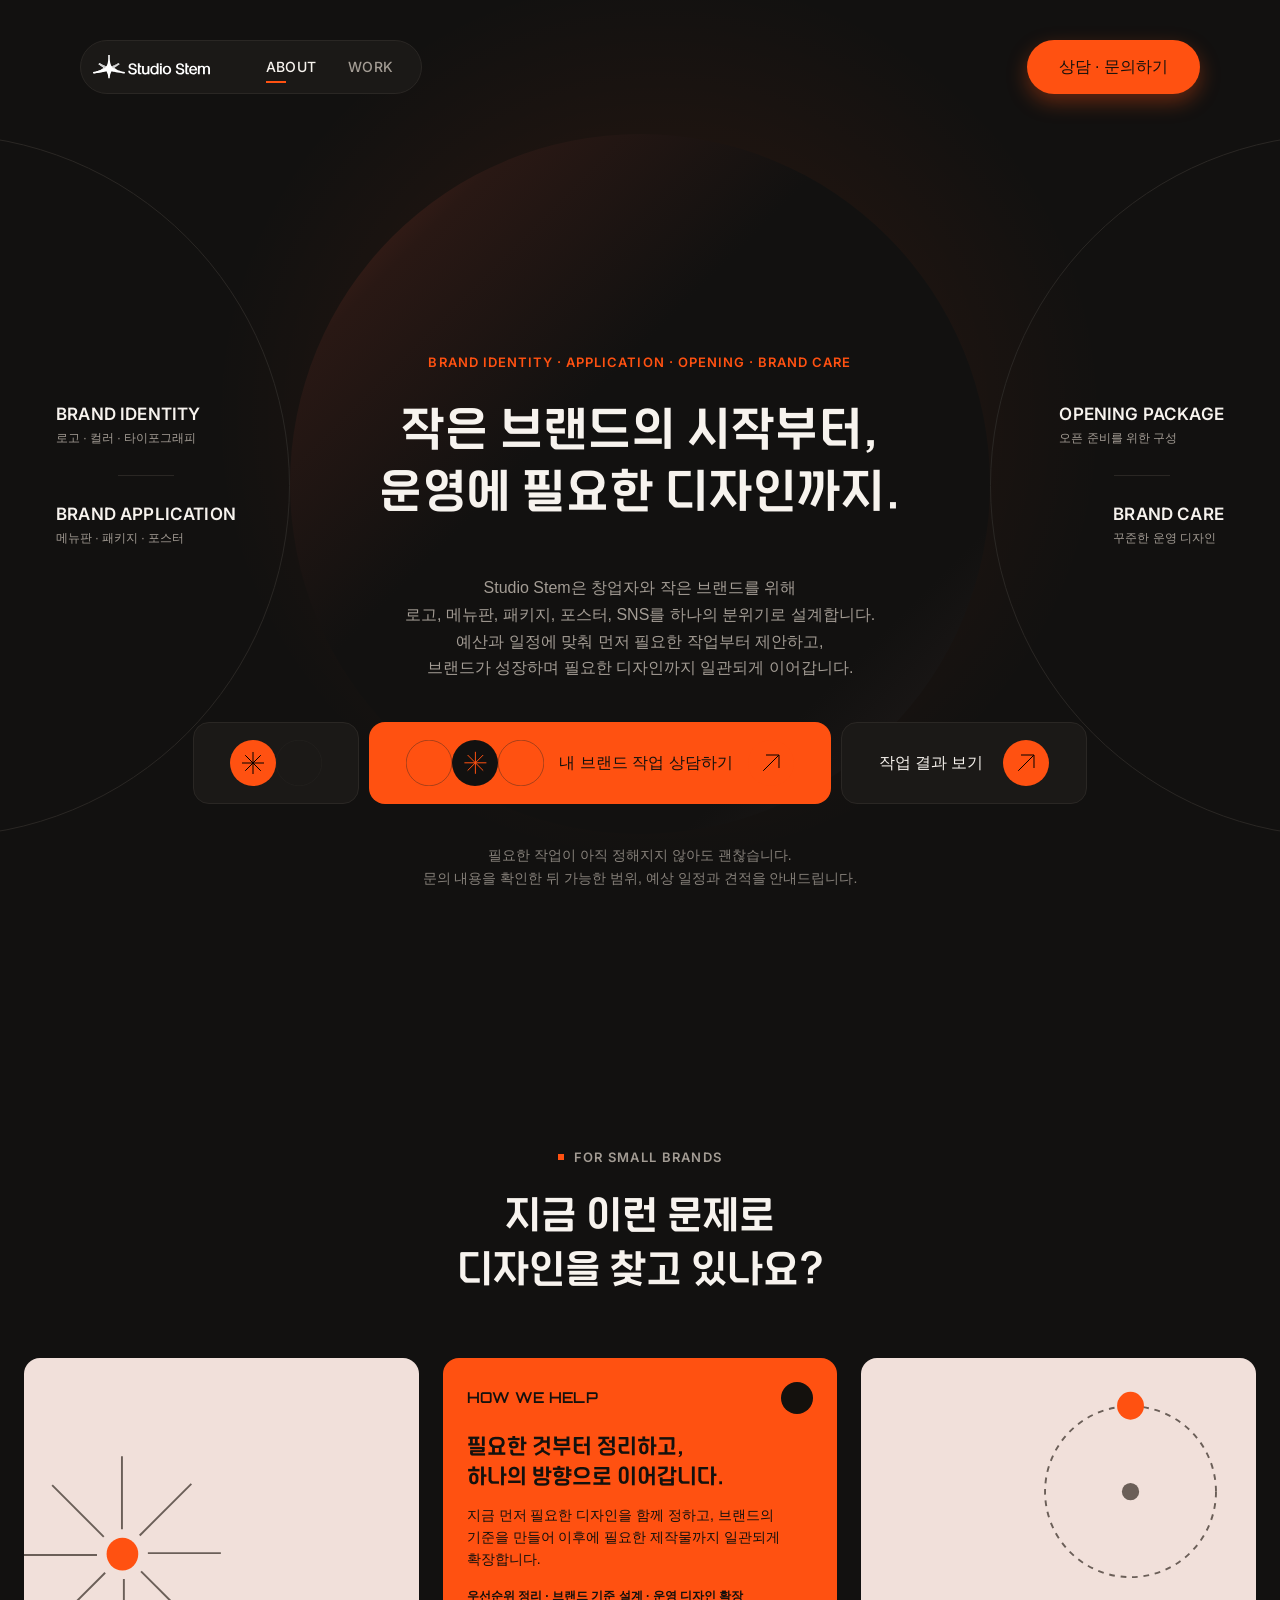
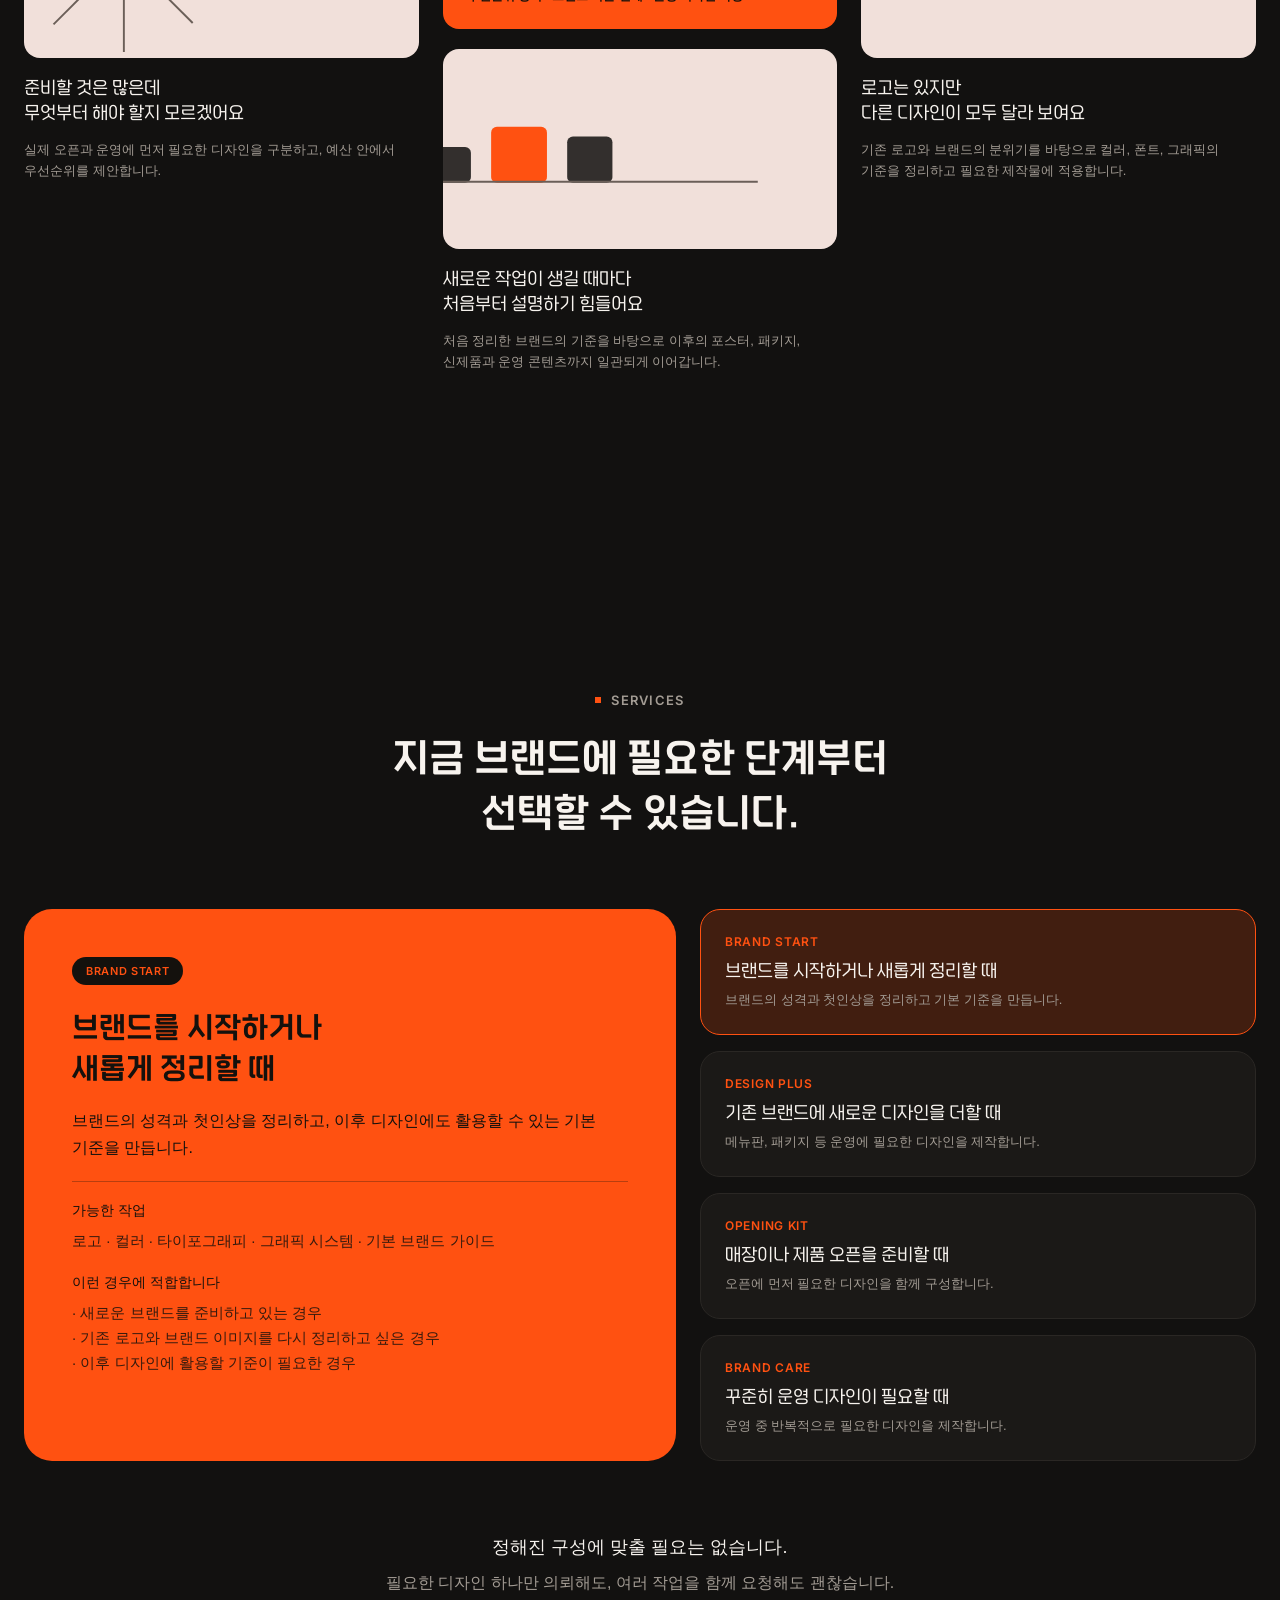
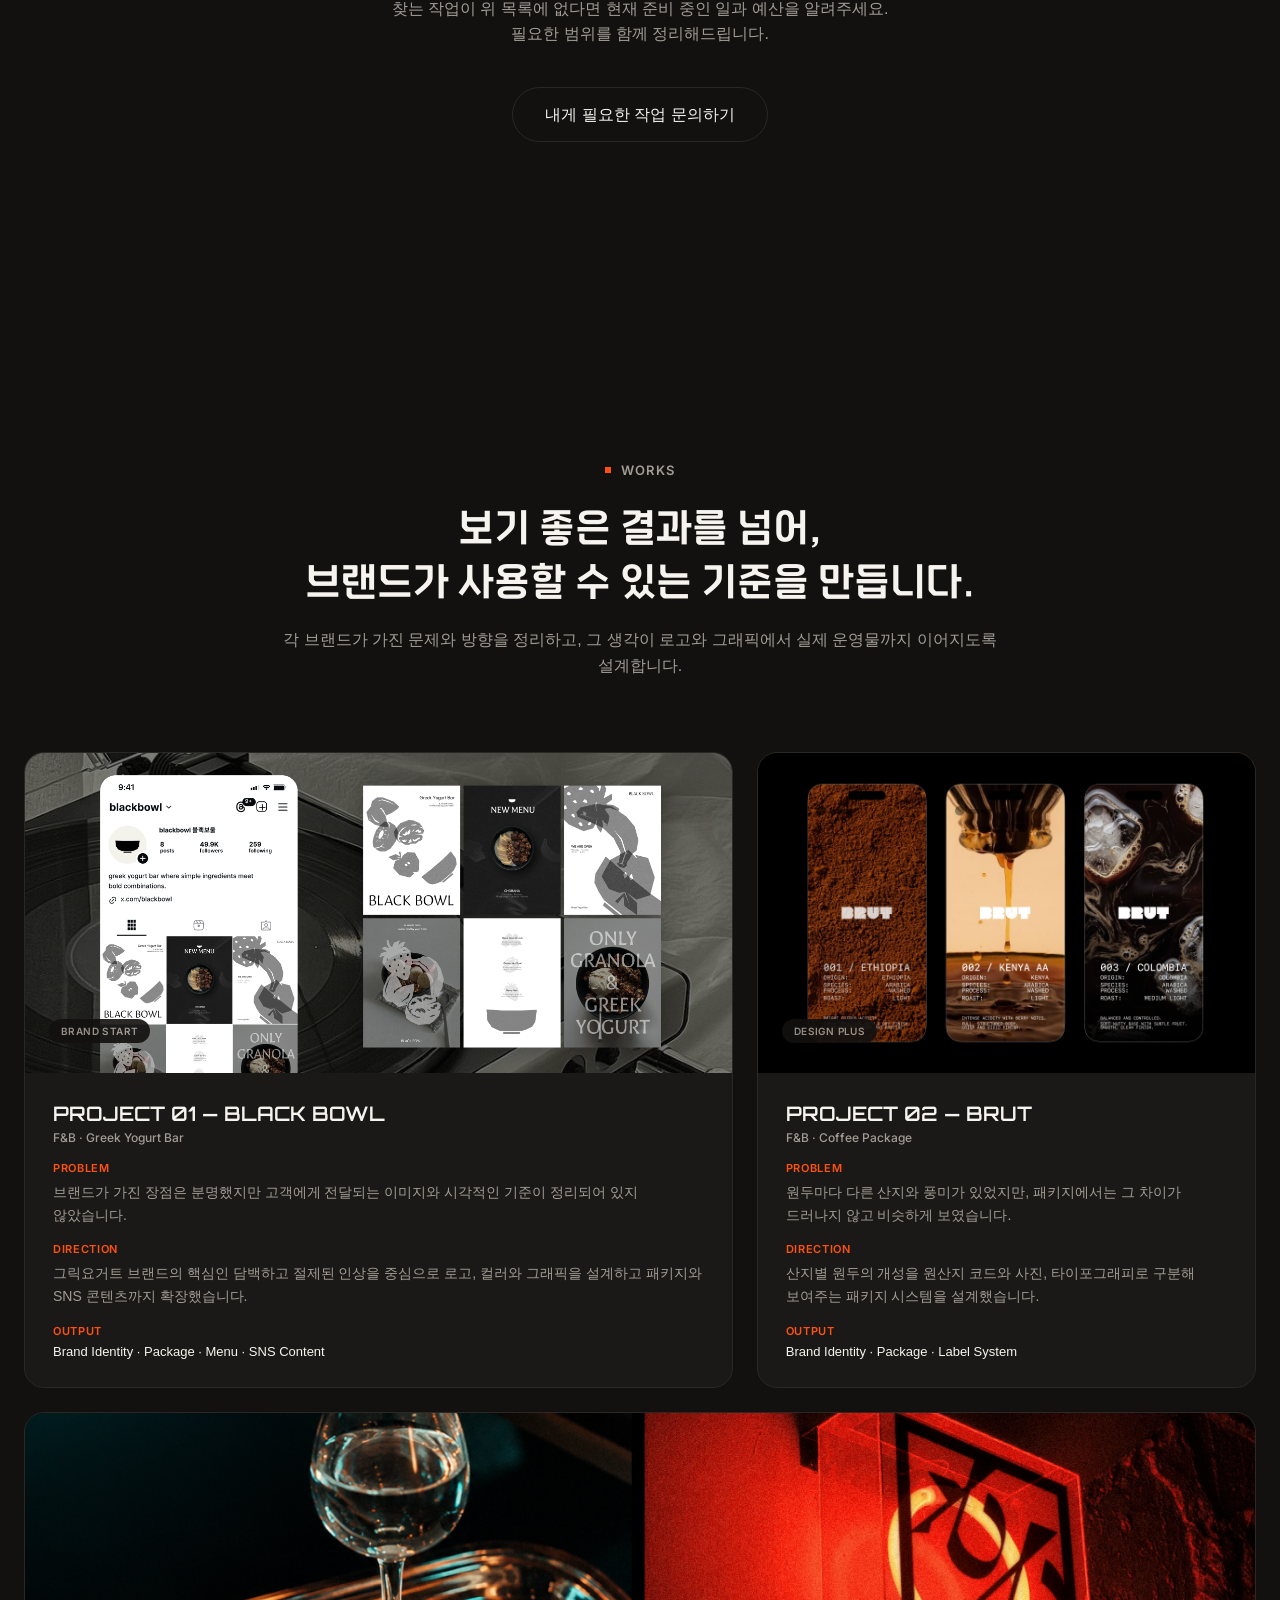
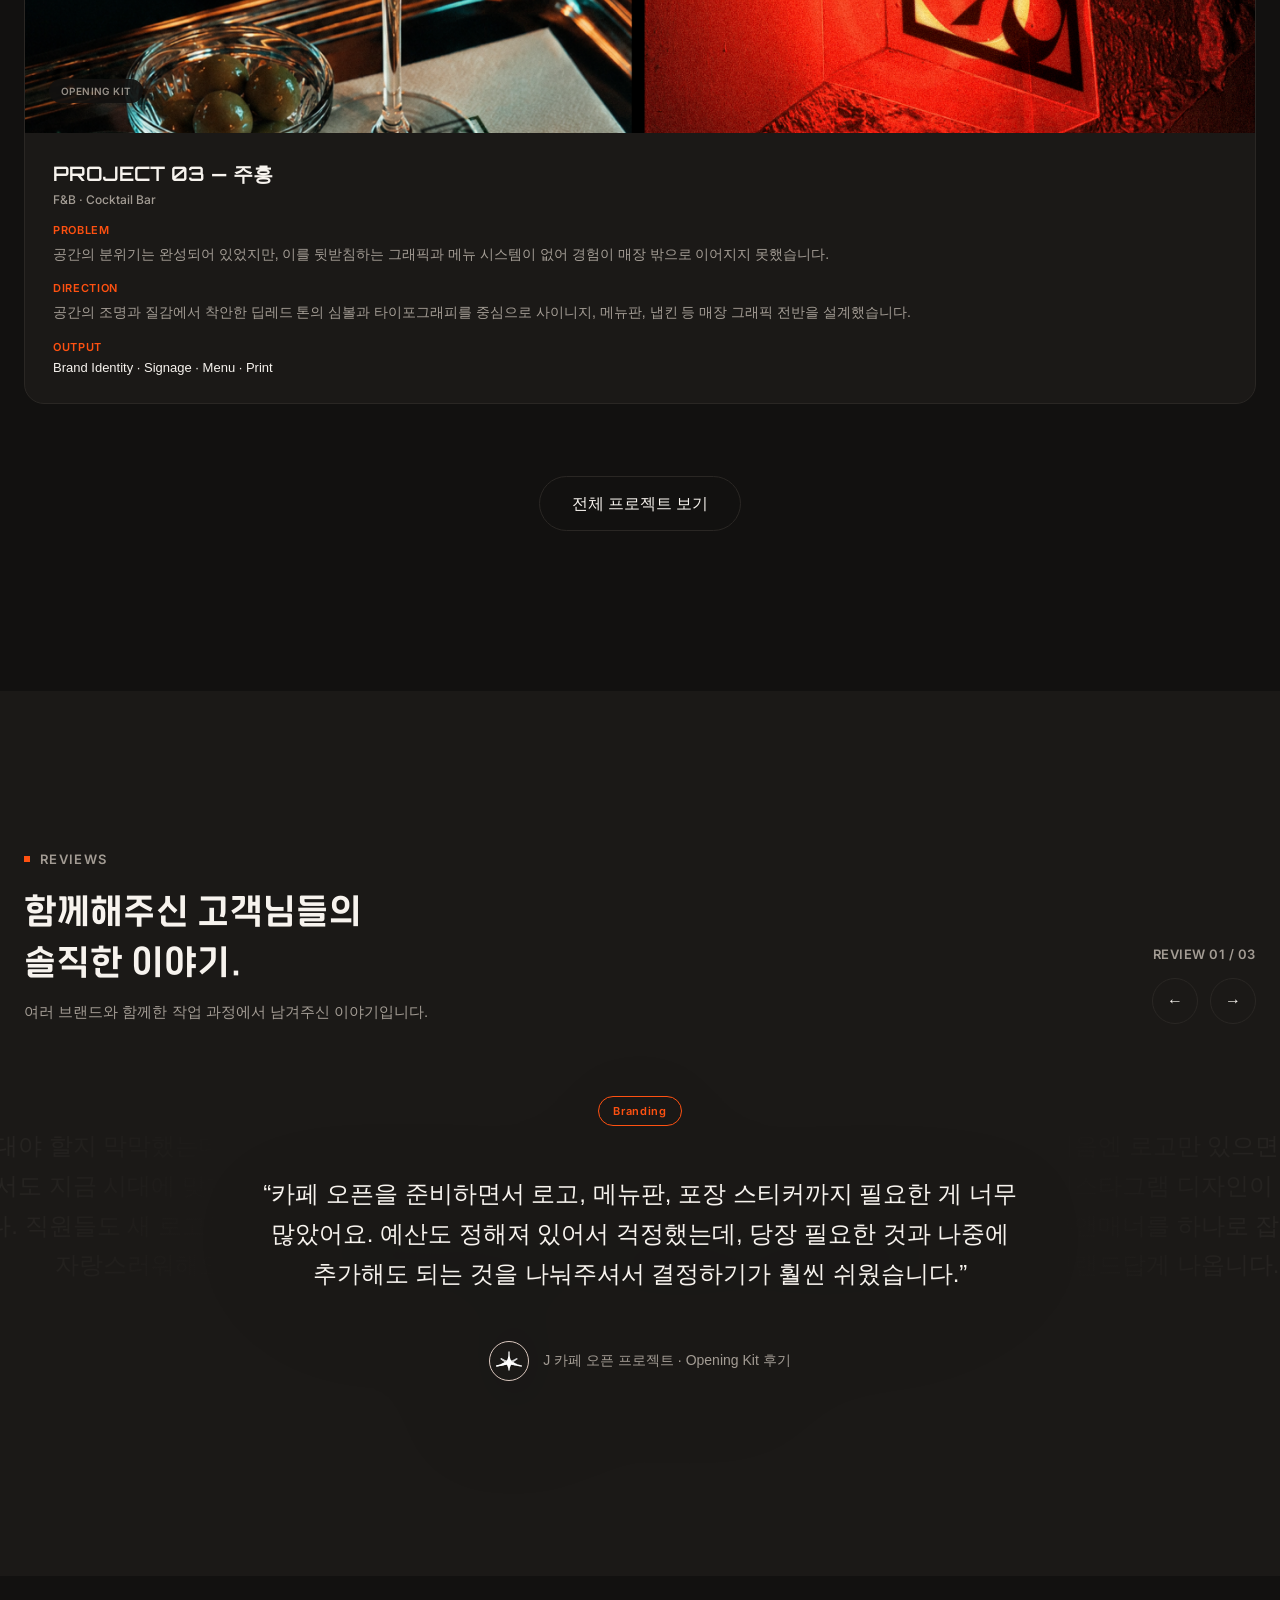
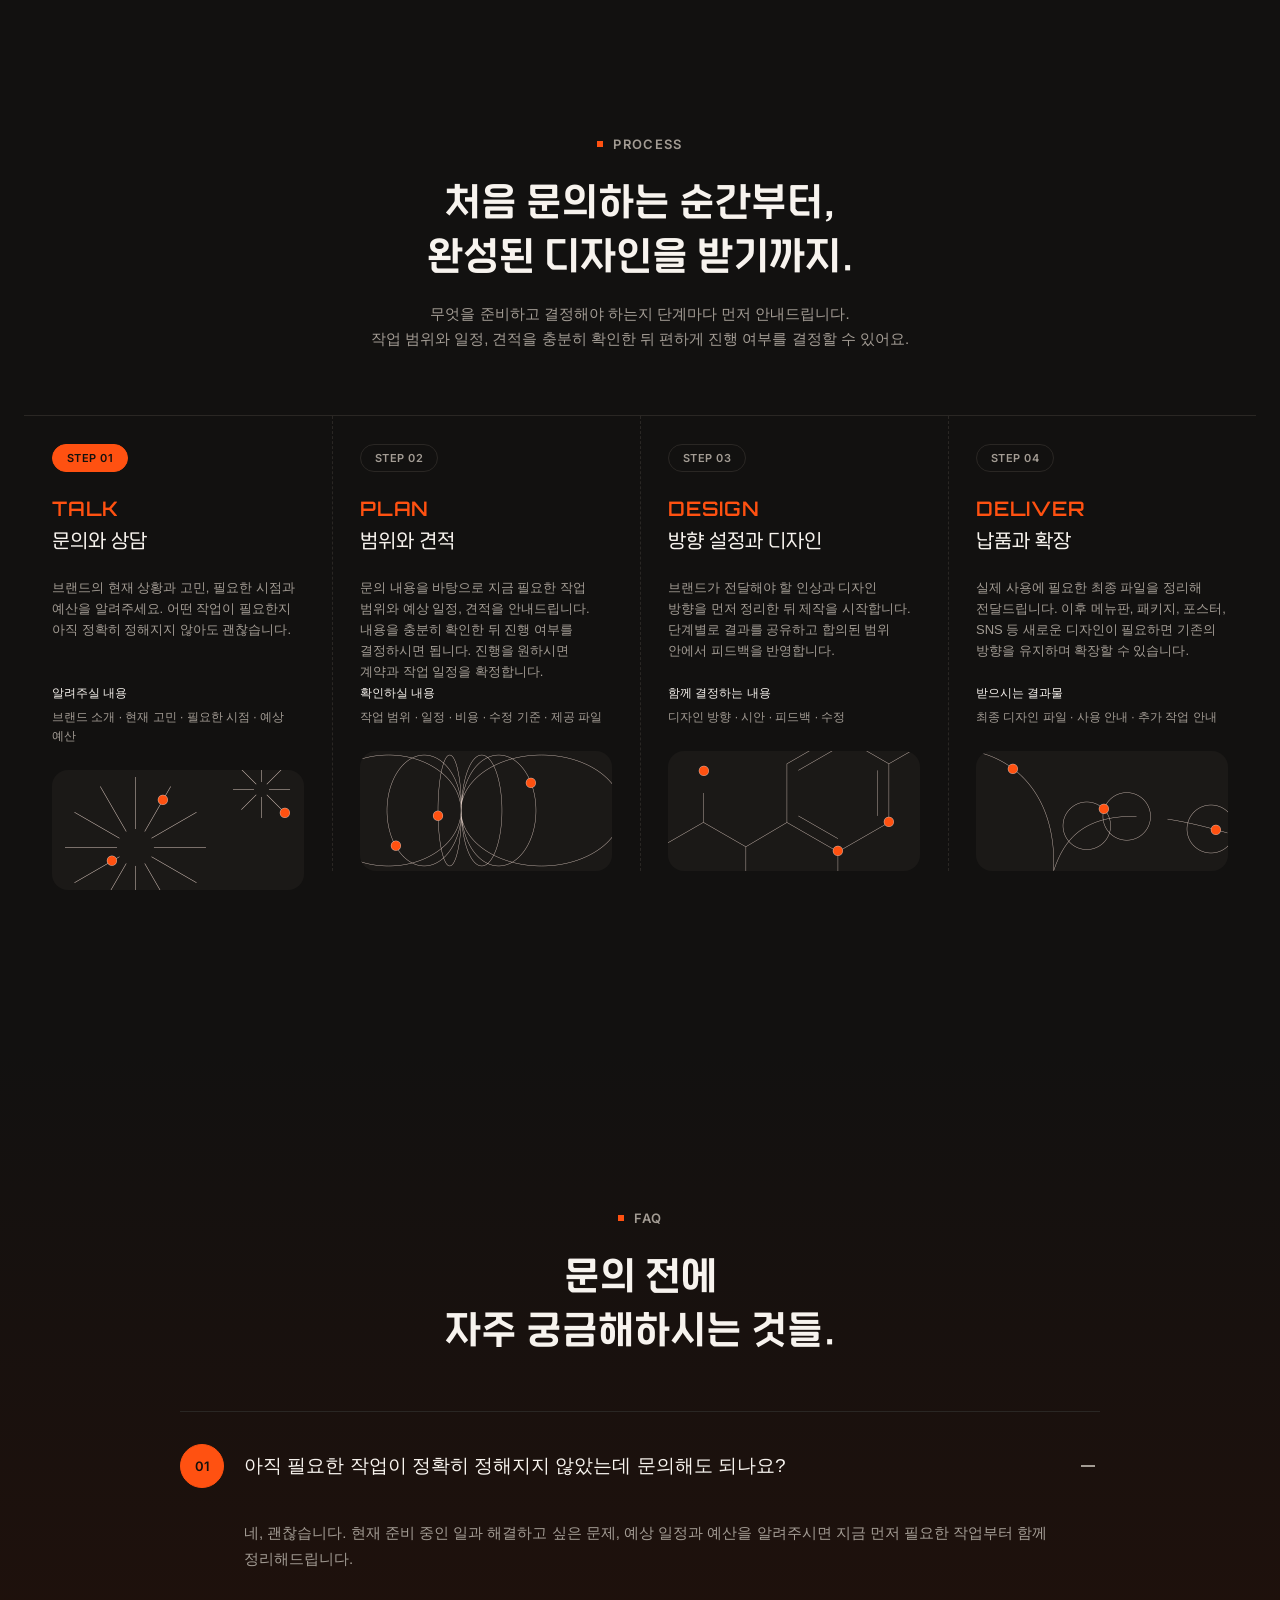
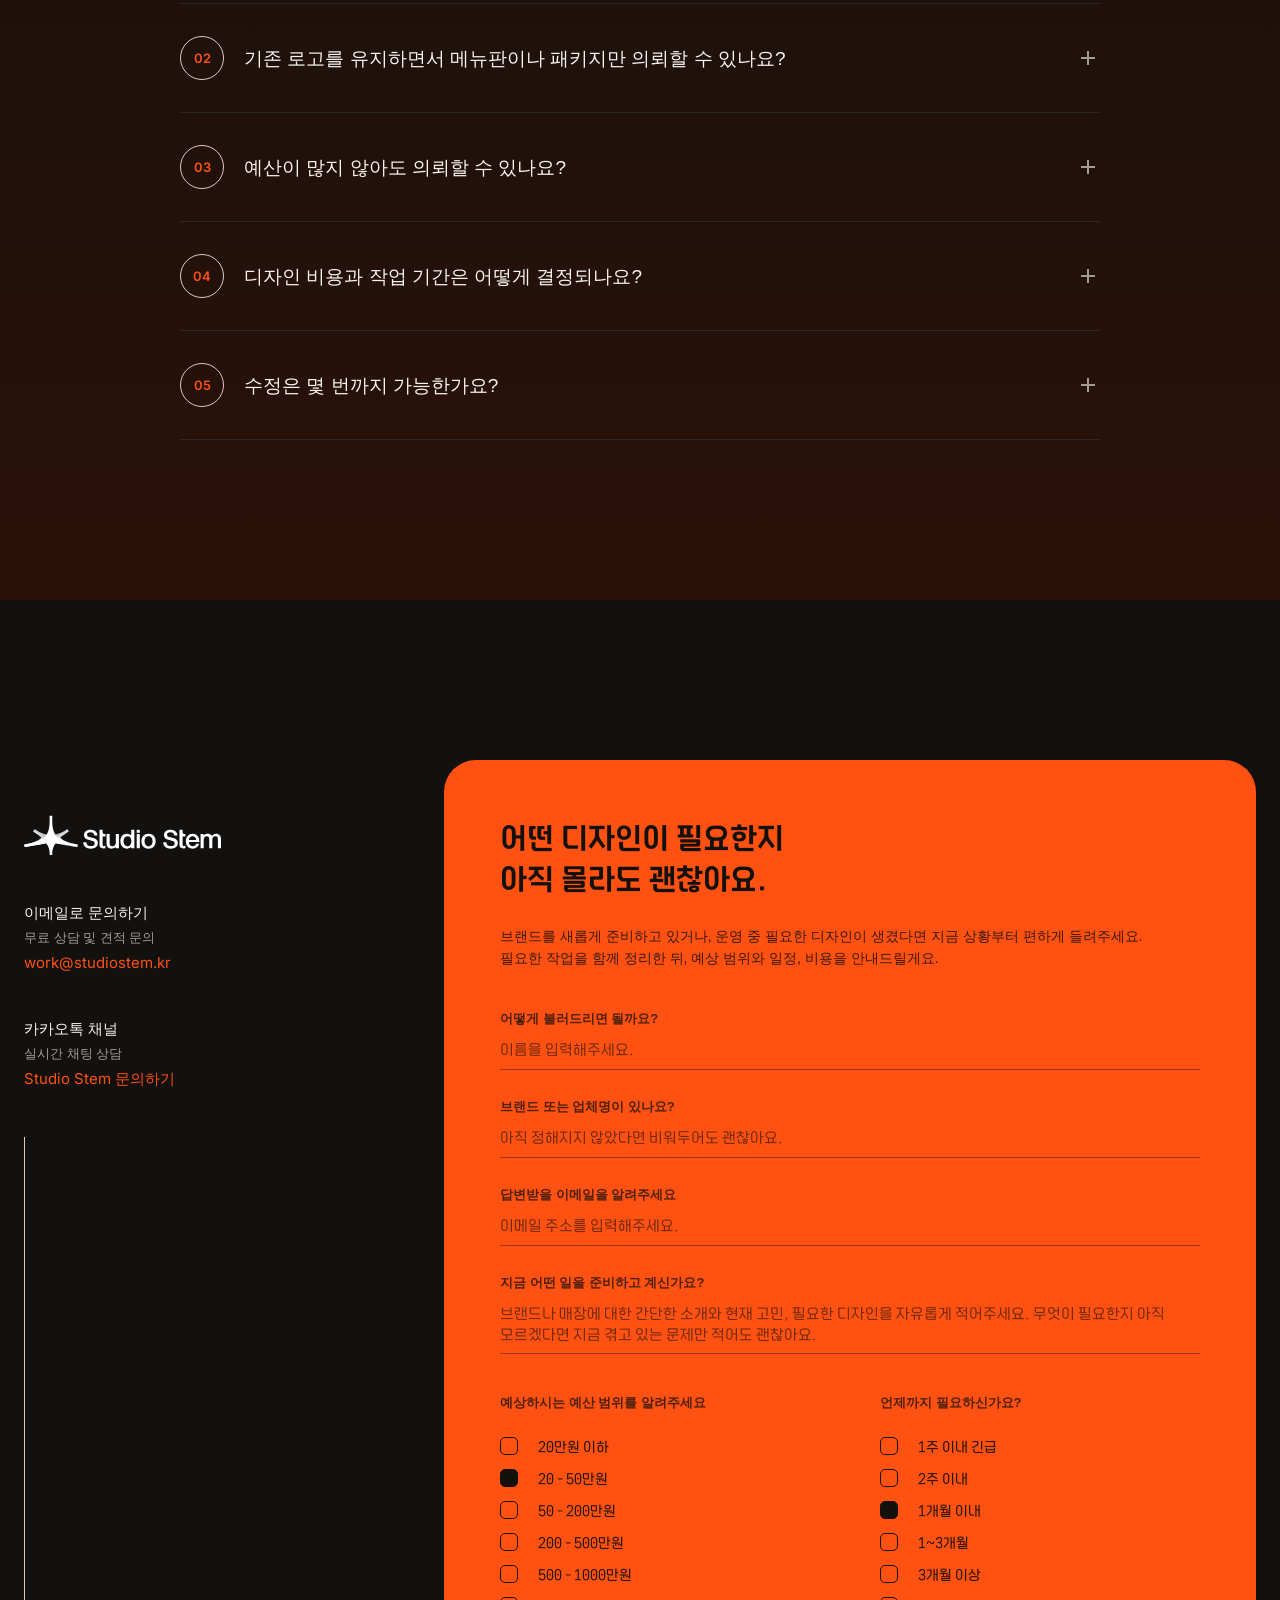
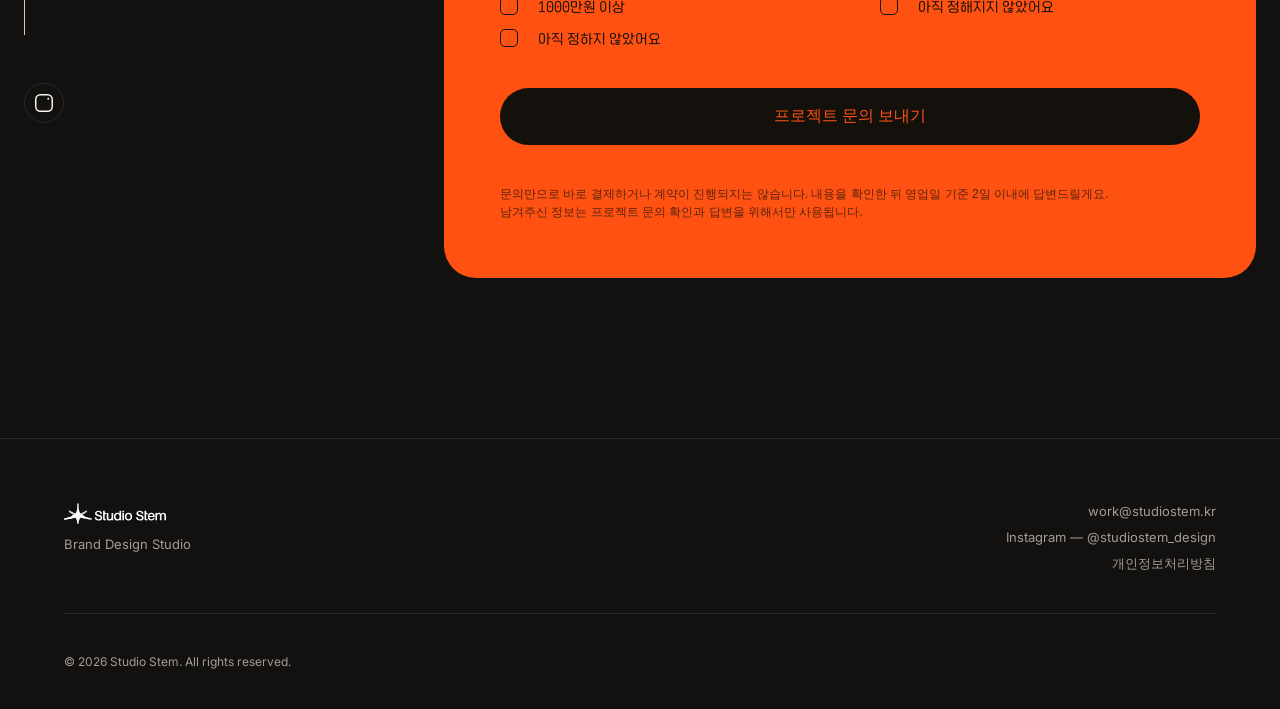
<file: index.html>
<!doctype html>
<html lang="ko">
<head>
<meta charset="UTF-8" />
<meta name="viewport" content="width=device-width, initial-scale=1" />
<title>스튜디오 스템 Studio Stem | 작은 브랜드 디자인 외주, 브랜드 디자인 스튜디오</title>
<meta name="description" content="스튜디오 스템(Studio Stem)은 창업자와 작은 브랜드를 위한 디자인 외주·브랜드 디자인 스튜디오입니다. 로고, 메뉴판, 패키지, 포스터, SNS 디자인을 하나의 분위기로 설계합니다." />
<meta name="theme-color" content="#ff5111" />
<link rel="icon" href="assets/favicon.svg" type="image/svg+xml" />
<link rel="canonical" href="https://studiostem.kr/" />
<meta name="naver-site-verification" content="78db0dd94159e004b03e94b76672fc145c2f5153" />

<link rel="preconnect" href="https://fonts.googleapis.com" />
<link rel="preconnect" href="https://fonts.gstatic.com" crossorigin />
<link href="https://fonts.googleapis.com/css2?family=Inter:wght@400;500;600;700&family=Orbitron:wght@500;600;700;800&display=swap" rel="stylesheet" />

<meta property="og:type" content="website" />
<meta property="og:url" content="https://studiostem.kr/" />
<meta property="og:title" content="스튜디오 스템 Studio Stem | Brand Design Studio" />
<meta property="og:description" content="작은 브랜드의 시작부터, 운영에 필요한 디자인까지." />
<meta property="og:locale" content="ko_KR" />

<script type="application/ld+json">
{
  "@context": "https://schema.org",
  "@type": "ProfessionalService",
  "name": "Studio Stem",
  "alternateName": "스튜디오 스템",
  "url": "https://studiostem.kr/",
  "logo": "https://studiostem.kr/assets/logo-full.svg",
  "description": "창업자와 작은 브랜드를 위한 디자인 외주·브랜드 디자인 스튜디오. 로고, 메뉴판, 패키지, 포스터, SNS 콘텐츠 디자인.",
  "areaServed": "KR",
  "email": "work@studiostem.kr",
  "sameAs": ["https://instagram.com/studiostem_design"]
}
</script>

<link rel="stylesheet" href="css/tokens.css?v=47" />
<link rel="stylesheet" href="css/base.css?v=47" />
<link rel="stylesheet" href="css/components.css?v=47" />
<link rel="stylesheet" href="css/sections.css?v=47" />

<!-- Google Analytics 4 (Measurement ID: G-VQX98XLZDG) -->
<script async src="https://www.googletagmanager.com/gtag/js?id=G-VQX98XLZDG"></script>
<script>
  window.dataLayer = window.dataLayer || [];
  function gtag(){ dataLayer.push(arguments); }
  gtag("js", new Date());
  gtag("config", "G-VQX98XLZDG");
</script>

<!-- Microsoft Clarity (Project ID: y8g7mvvsde) -->
<script>
  (function(c,l,a,r,i,t,y){
    c[a]=c[a]||function(){(c[a].q=c[a].q||[]).push(arguments)};
    t=l.createElement(r);t.async=1;t.src="https://www.clarity.ms/tag/"+i;
    y=l.getElementsByTagName(r)[0];y.parentNode.insertBefore(t,y);
  })(window, document, "clarity", "script", "y8g7mvvsde");
</script>
</head>
<body>
<a href="#main" class="skip-link">본문으로 건너뛰기</a>

<header class="nav" id="siteNav">
  <div class="nav__inner">
    <div class="nav__pill">
      <a href="#top" class="nav__logo-lockup" aria-label="Studio Stem 홈으로 이동">
        <span class="nav__logo-box">
          <img src="assets/logo-full.svg" alt="Studio Stem" />
        </span>
      </a>
      <nav class="nav__items" aria-label="주요 메뉴">
        <a href="#top" class="nav__item" aria-current="page">
          <span class="nav__item-spacer" aria-hidden="true"></span>
          <span class="nav__item-label">ABOUT</span>
          <span class="nav__item-underline" aria-hidden="true"></span>
        </a>
        <a href="/work.html" class="nav__item">
          <span class="nav__item-spacer" aria-hidden="true"></span>
          <span class="nav__item-label">WORK</span>
        </a>
      </nav>
    </div>

    <a href="#contact" class="btn btn--primary nav__cta">상담 · 문의하기</a>

    <div class="nav__mobile-actions">
      <a href="#contact" class="nav__mobile-cta">상담하기</a>
      <button type="button" class="nav__hamburger" id="navHamburger" aria-label="메뉴 열기" aria-expanded="false" aria-controls="navMobileMenu">
        <span></span><span></span><span></span>
      </button>
    </div>
  </div>
</header>

<div class="nav-menu" id="navMobileMenu">
  <div class="nav-menu__top">
    <span class="nav__logo-box">
      <img src="assets/logo-full.svg" alt="Studio Stem" />
    </span>
    <button type="button" class="nav-menu__close" id="navMenuClose" aria-label="메뉴 닫기">✕</button>
  </div>
  <nav class="nav-menu__items" aria-label="모바일 메뉴">
    <a href="#top" class="nav-menu__item nav-menu__item--active">ABOUT</a>
    <a href="/work.html" class="nav-menu__item">WORK</a>
  </nav>
  <a href="#contact" class="btn btn--primary nav-menu__cta">내 브랜드 작업 상담하기</a>
</div>

<main id="main">
  <section class="hero" id="top">
    <div class="hero__glow" aria-hidden="true"></div>
    <div class="hero__ring hero__ring--left" aria-hidden="true"></div>
    <div class="hero__ring hero__ring--right" aria-hidden="true"></div>
    <div class="hero__sphere" aria-hidden="true"></div>

    <div class="hero__side-col hero__side-col--left">
      <div>
        <p class="hero__stat-title">BRAND IDENTITY</p>
        <p class="hero__stat-caption">로고 · 컬러 · 타이포그래피</p>
      </div>
      <hr class="hero__stat-divider" />
      <div>
        <p class="hero__stat-title">BRAND APPLICATION</p>
        <p class="hero__stat-caption">메뉴판 · 패키지 · 포스터</p>
      </div>
    </div>

    <div class="hero__side-col hero__side-col--right">
      <div>
        <p class="hero__stat-title">OPENING PACKAGE</p>
        <p class="hero__stat-caption">오픈 준비를 위한 구성</p>
      </div>
      <hr class="hero__stat-divider" />
      <div>
        <p class="hero__stat-title">BRAND CARE</p>
        <p class="hero__stat-caption">꾸준한 운영 디자인</p>
      </div>
    </div>

    <div class="hero__content">
      <div class="hero__eyebrow-group">
        <p class="hero__tagline">BRAND IDENTITY · APPLICATION · OPENING · BRAND CARE</p>
        <h1 class="hero__title">작은 브랜드의 시작부터, <br class="br-desktop" />운영에 필요한 디자인까지.</h1>
      </div>
      <p class="hero__desc">
        Studio Stem은 창업자와 작은 브랜드를 위해<br />
        로고, 메뉴판, 패키지, 포스터, SNS를 하나의 분위기로 설계합니다.<br />
        예산과 일정에 맞춰 먼저 필요한 작업부터 제안하고,<br />
        브랜드가 성장하며 필요한 디자인까지 일관되게 이어갑니다.
      </p>
    </div>

    <div class="hero__cta-row">
      <div class="hero__cta-pill hero__cta-pill--decorative" aria-hidden="true">
        <img src="assets/hero-icon-circles-dark.svg" class="hero__icon-circles-img" alt="" />
      </div>

      <a href="#contact" class="hero__cta-pill hero__cta-pill--primary">
        <img src="assets/hero-icon-circles-accent.svg" class="hero__icon-circles-img hero__icon-circles-img--full" alt="" />
        <img src="assets/icon-circle-compact.svg" class="hero__icon-circles-img hero__icon-circles-img--compact" alt="" />
        <span class="hero__cta-pill-text">내 브랜드 작업 상담하기</span>
        <img src="assets/icon-arrow.svg" class="hero__arrow-icon" alt="" aria-hidden="true" />
      </a>

      <a href="/work.html" class="hero__cta-pill hero__cta-pill--secondary">
        <span class="hero__cta-pill-text">작업 결과 보기</span>
        <img src="assets/icon-arrow.svg" class="hero__arrow-icon" alt="" aria-hidden="true" />
      </a>
    </div>

    <p class="hero__helper">
      필요한 작업이 아직 정해지지 않아도 괜찮습니다.<br />
      문의 내용을 확인한 뒤 가능한 범위, 예상 일정과 견적을 안내드립니다.
    </p>
  </section>
  <section class="problem">
    <div class="problem__inner">
      <div class="section-heading">
        <p class="section-label">FOR SMALL BRANDS</p>
        <h2 class="section-heading__title">지금 이런 문제로 <br class="br-desktop" />디자인을 찾고 있나요?</h2>
      </div>

      <div class="problem__rows">
        <div class="problem__col">
          <div class="problem__icon-area" aria-hidden="true">
            <svg viewBox="0 0 411 300" width="100%" height="100%">
              <g stroke="#6b5f58" stroke-width="2">
                <line x1="129" y1="197" x2="205" y2="197" />
                <line x1="121.911" y1="215.997" x2="175.686" y2="269.771" />
                <line x1="104" y1="224" x2="104" y2="300" />
                <line x1="84.503" y1="217.411" x2="30.7287" y2="271.186" />
                <line x1="76" y1="199" x2="0" y2="199" />
                <line x1="83.0888" y1="180.003" x2="29.3145" y2="126.229" />
                <line x1="102" y1="172" x2="102" y2="96" />
                <line x1="120.497" y1="178.589" x2="174.271" y2="124.814" />
              </g>
              <ellipse cx="102.5" cy="198" rx="16.5" ry="17" fill="#ff5111" />
            </svg>
          </div>
          <p class="problem__title">준비할 것은 많은데 <br class="br-lg" />무엇부터 해야 할지 모르겠어요</p>
          <p class="problem__desc">실제 오픈과 운영에 먼저 필요한 디자인을 구분하고, 예산 안에서 우선순위를 제안합니다.</p>
        </div>

        <div class="problem__col problem__col--stacked">
          <div class="problem__answer-banner">
            <div class="problem__answer-top">
              <span class="problem__answer-label">HOW WE HELP</span>
              <span class="problem__answer-dot" aria-hidden="true"></span>
            </div>
            <h3 class="problem__answer-title">필요한 것부터 정리하고, <br />하나의 방향으로 이어갑니다.</h3>
            <p class="problem__answer-body">지금 먼저 필요한 디자인을 함께 정하고, 브랜드의 기준을 만들어 이후에 필요한 제작물까지 일관되게 확장합니다.</p>
            <p class="problem__answer-tags">우선순위 정리 · 브랜드 기준 설계 · 운영 디자인 확장</p>
          </div>
          <div class="problem__col" style="gap:16px;">
            <div class="problem__icon-area problem__icon-area--sm" aria-hidden="true">
              <svg viewBox="0 0 410 156" width="100%" height="100%">
                <rect x="-7" y="76" width="36" height="37" rx="6" fill="#121110" opacity="0.85" />
                <rect x="50" y="55" width="58" height="58" rx="6" fill="#ff5111" />
                <rect x="129" y="65" width="47" height="48" rx="6" fill="#121110" opacity="0.85" />
                <line x1="-7" y1="112" x2="327" y2="112" stroke="#6b5f58" stroke-width="2" />
              </svg>
            </div>
            <p class="problem__title">새로운 작업이 생길 때마다 <br class="br-lg" />처음부터 설명하기 힘들어요</p>
            <p class="problem__desc">처음 정리한 브랜드의 기준을 바탕으로 이후의 포스터, 패키지, 신제품과 운영 콘텐츠까지 일관되게 이어갑니다.</p>
          </div>
        </div>

        <div class="problem__col">
          <div class="problem__icon-area" aria-hidden="true">
            <svg viewBox="0 0 411 300" width="100%" height="100%">
              <circle cx="280.667" cy="133" r="89" fill="none" stroke="#6b5f58" stroke-width="2" stroke-dasharray="6 6" />
              <ellipse cx="280.667" cy="43.5" rx="14" ry="14.5" fill="#ff5111" />
              <circle cx="280.667" cy="133" r="9" fill="#6b5f58" />
            </svg>
          </div>
          <p class="problem__title">로고는 있지만 <br class="br-lg" />다른 디자인이 모두 달라 보여요</p>
          <p class="problem__desc">기존 로고와 브랜드의 분위기를 바탕으로 컬러, 폰트, 그래픽의 기준을 정리하고 필요한 제작물에 적용합니다.</p>
        </div>
      </div>
    </div>
  </section>

  <section class="services" id="services">
    <div class="services__inner">
      <div class="section-heading">
        <p class="section-label">SERVICES</p>
        <h2 class="section-heading__title">지금 브랜드에 필요한 단계부터 <br class="br-desktop" />선택할 수 있습니다.</h2>
      </div>

      <div class="services__row">
        <div class="services__panel" id="servicePanel">
          <span class="services__panel-tag" id="panelTag">BRAND START</span>
          <h3 class="services__panel-title" id="panelTitle">브랜드를 시작하거나<br />새롭게 정리할 때</h3>
          <p class="services__panel-desc" id="panelDesc">브랜드의 성격과 첫인상을 정리하고, 이후 디자인에도 활용할 수 있는 기본 기준을 만듭니다.</p>
          <hr class="services__panel-divider" />
          <div>
            <p class="services__panel-block-label">가능한 작업</p>
            <p class="services__panel-block-body" id="panelWork">로고 · 컬러 · 타이포그래피 · 그래픽 시스템 · 기본 브랜드 가이드</p>
          </div>
          <div>
            <p class="services__panel-block-label">이런 경우에 적합합니다</p>
            <p class="services__panel-block-body" id="panelFits">· 새로운 브랜드를 준비하고 있는 경우
· 기존 로고와 브랜드 이미지를 다시 정리하고 싶은 경우
· 이후 디자인에 활용할 기준이 필요한 경우</p>
          </div>
        </div>

        <div class="services__tabs" id="serviceTabs">
          <button type="button" class="services__tab" aria-pressed="true"
            data-tag="BRAND START"
            data-title="브랜드를 시작하거나<br />새롭게 정리할 때"
            data-desc="브랜드의 성격과 첫인상을 정리하고, 이후 디자인에도 활용할 수 있는 기본 기준을 만듭니다."
            data-work-label="가능한 작업"
            data-work="로고 · 컬러 · 타이포그래피 · 그래픽 시스템 · 기본 브랜드 가이드"
            data-fits="· 새로운 브랜드를 준비하고 있는 경우
· 기존 로고와 브랜드 이미지를 다시 정리하고 싶은 경우
· 이후 디자인에 활용할 기준이 필요한 경우">
            <span class="services__tab-tag">BRAND START</span>
            <span class="services__tab-title">브랜드를 시작하거나 새롭게 정리할 때</span>
            <span class="services__tab-desc">브랜드의 성격과 첫인상을 정리하고 기본 기준을 만듭니다.</span>
          </button>

          <button type="button" class="services__tab" aria-pressed="false"
            data-tag="DESIGN PLUS"
            data-title="기존 브랜드에<br />새로운 디자인을 더할 때"
            data-desc="기존 로고와 브랜드의 분위기를 바탕으로 실제 운영에 필요한 디자인을 제작합니다."
            data-work-label="가능한 작업"
            data-work="메뉴판 · 패키지 · 포스터 · 배너 · 인쇄물 · 상세페이지 · SNS"
            data-fits="· 로고는 있지만 추가 제작물이 필요한 경우
· 제작물마다 디자인이 달라 통일하고 싶은 경우
· 기존 브랜드의 분위기를 유지하고 싶은 경우">
            <span class="services__tab-tag">DESIGN PLUS</span>
            <span class="services__tab-title">기존 브랜드에 새로운 디자인을 더할 때</span>
            <span class="services__tab-desc">메뉴판, 패키지 등 운영에 필요한 디자인을 제작합니다.</span>
          </button>

          <button type="button" class="services__tab" aria-pressed="false"
            data-tag="OPENING KIT"
            data-title="매장이나 제품<br />오픈을 준비할 때"
            data-desc="업종과 예산, 실제 사용 시점에 맞춰 오픈에 먼저 필요한 디자인을 함께 구성합니다."
            data-work-label="가능한 작업"
            data-work="로고 · 메뉴판 · 패키지 · 포스터 · 오픈 콘텐츠"
            data-fits="· 카페, 식당, 디저트숍을 준비하는 경우
· 새로운 제품이나 서비스를 출시하는 경우
· 한정된 예산 안에서 필요한 작업을 정리하고 싶은 경우">
            <span class="services__tab-tag">OPENING KIT</span>
            <span class="services__tab-title">매장이나 제품 오픈을 준비할 때</span>
            <span class="services__tab-desc">오픈에 먼저 필요한 디자인을 함께 구성합니다.</span>
          </button>

          <button type="button" class="services__tab" aria-pressed="false"
            data-tag="BRAND CARE"
            data-title="꾸준히 운영 디자인이<br />필요할 때"
            data-desc="기존의 브랜드 기준을 유지하면서 운영 중 반복적으로 필요한 디자인을 제작합니다."
            data-work-label="가능한 작업"
            data-work="시즌 메뉴 · 프로모션 · 신제품 · 포스터 · 배너 · SNS 콘텐츠"
            data-fits="· 정기적으로 새로운 디자인이 필요한 경우
· 브랜드의 통일성을 계속 유지하고 싶은 경우
· 새로운 작업자를 매번 찾고 싶지 않은 경우">
            <span class="services__tab-tag">BRAND CARE</span>
            <span class="services__tab-title">꾸준히 운영 디자인이 필요할 때</span>
            <span class="services__tab-desc">운영 중 반복적으로 필요한 디자인을 제작합니다.</span>
          </button>
        </div>
      </div>

      <div class="services__footer">
        <div>
          <p class="services__footer-lead">정해진 구성에 맞출 필요는 없습니다.</p>
          <p class="services__footer-sub">필요한 디자인 하나만 의뢰해도, 여러 작업을 함께 요청해도 괜찮습니다.<br />찾는 작업이 위 목록에 없다면 현재 준비 중인 일과 예산을 알려주세요.<br />필요한 범위를 함께 정리해드립니다.</p>
        </div>
        <a href="#contact" class="btn btn--secondary">내게 필요한 작업 문의하기</a>
      </div>
    </div>
  </section>

  <section class="work" id="work">
    <div class="work__inner">
      <div class="section-heading">
        <p class="section-label">WORKS</p>
        <h2 class="section-heading__title">보기 좋은 결과를 넘어, <br class="br-desktop" />브랜드가 사용할 수 있는 기준을 만듭니다.</h2>
        <p class="section-heading__desc2">각 브랜드가 가진 문제와 방향을 정리하고, 그 생각이 로고와 그래픽에서 실제 운영물까지 이어지도록 설계합니다.</p>
      </div>

      <div class="work__grid">
        <div class="work__row">
          <a href="/work-post.html?slug=black-bowl" class="project-card" style="flex-basis: 57%;">
            <div class="project-card__media">
              <img src="assets/work/black-bowl.png" alt="BLACK BOWL 브랜드 실제 적용 이미지" loading="lazy" />
              <span class="project-card__badge">BRAND START</span>
            </div>
            <div class="project-card__info">
              <div>
                <p class="project-card__name">PROJECT 01 — BLACK BOWL</p>
                <p class="project-card__type">F&amp;B · Greek Yogurt Bar</p>
              </div>
              <div>
                <p class="project-card__block-label">PROBLEM</p>
                <p class="project-card__block-body">브랜드가 가진 장점은 분명했지만 고객에게 전달되는 이미지와 시각적인 기준이 정리되어 있지 않았습니다.</p>
              </div>
              <div>
                <p class="project-card__block-label">DIRECTION</p>
                <p class="project-card__block-body">그릭요거트 브랜드의 핵심인 담백하고 절제된 인상을 중심으로 로고, 컬러와 그래픽을 설계하고 패키지와 SNS 콘텐츠까지 확장했습니다.</p>
              </div>
              <div>
                <p class="project-card__block-label">OUTPUT</p>
                <p class="project-card__output">Brand Identity · Package · Menu · SNS Content</p>
              </div>
            </div>
          </a>

          <a href="/work-post.html?slug=brut" class="project-card" style="flex-basis: 40%;">
            <div class="project-card__media">
              <img src="assets/work/brut.png" alt="BRUT 브랜드 실제 적용 이미지" loading="lazy" />
              <span class="project-card__badge">DESIGN PLUS</span>
            </div>
            <div class="project-card__info">
              <div>
                <p class="project-card__name">PROJECT 02 — BRUT</p>
                <p class="project-card__type">F&amp;B · Coffee Package</p>
              </div>
              <div>
                <p class="project-card__block-label">PROBLEM</p>
                <p class="project-card__block-body">원두마다 다른 산지와 풍미가 있었지만, 패키지에서는 그 차이가 드러나지 않고 비슷하게 보였습니다.</p>
              </div>
              <div>
                <p class="project-card__block-label">DIRECTION</p>
                <p class="project-card__block-body">산지별 원두의 개성을 원산지 코드와 사진, 타이포그래피로 구분해 보여주는 패키지 시스템을 설계했습니다.</p>
              </div>
              <div>
                <p class="project-card__block-label">OUTPUT</p>
                <p class="project-card__output">Brand Identity · Package · Label System</p>
              </div>
            </div>
          </a>
        </div>

        <div class="work__row">
          <a href="/work-post.html?slug=juheung" class="project-card project-card--wide">
            <div class="project-card__media">
              <img src="assets/work/juheung.png" alt="주흥 브랜드 실제 적용 이미지" loading="lazy" />
              <span class="project-card__badge">OPENING KIT</span>
            </div>
            <div class="project-card__info">
              <div>
                <p class="project-card__name">PROJECT 03 — 주흥</p>
                <p class="project-card__type">F&amp;B · Cocktail Bar</p>
              </div>
              <div>
                <p class="project-card__block-label">PROBLEM</p>
                <p class="project-card__block-body">공간의 분위기는 완성되어 있었지만, 이를 뒷받침하는 그래픽과 메뉴 시스템이 없어 경험이 매장 밖으로 이어지지 못했습니다.</p>
              </div>
              <div>
                <p class="project-card__block-label">DIRECTION</p>
                <p class="project-card__block-body">공간의 조명과 질감에서 착안한 딥레드 톤의 심볼과 타이포그래피를 중심으로 사이니지, 메뉴판, 냅킨 등 매장 그래픽 전반을 설계했습니다.</p>
              </div>
              <div>
                <p class="project-card__block-label">OUTPUT</p>
                <p class="project-card__output">Brand Identity · Signage · Menu · Print</p>
              </div>
            </div>
          </a>
        </div>
      </div>

      <a href="/work.html" class="btn btn--secondary">전체 프로젝트 보기</a>
    </div>
  </section>

  <section class="reviews" id="reviews">
    <div class="reviews__inner">
      <div class="reviews__heading">
        <span class="section-label">REVIEWS</span>
        <h2 class="reviews__title">함께해주신 고객님들의<br />솔직한 이야기.</h2>
        <p class="reviews__desc">여러 브랜드와 함께한 작업 과정에서 남겨주신 이야기입니다.</p>
      </div>
      <div class="reviews__controls">
        <p class="reviews__counter" id="reviewCounter">REVIEW 01 / 03</p>
        <div class="reviews__arrows">
          <button type="button" class="icon-btn icon-btn--outline" id="reviewPrev" aria-label="이전 후기">←</button>
          <button type="button" class="icon-btn icon-btn--outline" id="reviewNext" aria-label="다음 후기">→</button>
        </div>
      </div>

      <div class="reviews__stage">
        <p class="reviews__ghost reviews__ghost--left" id="reviewGhostLeft" aria-hidden="true"></p>
        <p class="reviews__ghost reviews__ghost--right" id="reviewGhostRight" aria-hidden="true"></p>
        <div class="reviews__card">
          <span class="tag reviews__tag" id="reviewTag">Branding</span>
          <p class="reviews__quote" id="reviewQuote"></p>
          <div class="reviews__attribution">
            <span class="reviews__avatar">
              <img src="assets/logo-mark-white.svg" alt="" />
            </span>
            <p class="reviews__source" id="reviewSource"></p>
          </div>
        </div>
      </div>
    </div>
  </section>

  <section class="process" id="process">
    <div class="process__inner">
      <div class="section-heading process__heading">
        <span class="section-label">PROCESS</span>
        <h2 class="section-heading__title">처음 문의하는 순간부터, <br class="br-desktop" />완성된 디자인을 받기까지.</h2>
        <p class="section-heading__desc">무엇을 준비하고 결정해야 하는지 단계마다 먼저 안내드립니다.<br />작업 범위와 일정, 견적을 충분히 확인한 뒤 편하게 진행 여부를 결정할 수 있어요.</p>
      </div>

      <div class="process__track">
        <div class="process__step">
          <span class="process__badge process__badge--active">STEP 01</span>
          <div class="process__step-label">
            <p class="process__step-en">TALK</p>
            <p class="process__step-kr">문의와 상담</p>
          </div>
          <p class="process__step-desc">브랜드의 현재 상황과 고민, 필요한 시점과 예산을 알려주세요. 어떤 작업이 필요한지 아직 정확히 정해지지 않아도 괜찮습니다.</p>
          <div class="process__info">
            <p class="process__info-label">알려주실 내용</p>
            <p class="process__info-body">브랜드 소개 · 현재 고민 · 필요한 시점 · 예상 예산</p>
          </div>
          <div class="process__illustration"><img src="assets/process-step1.png?v=2" alt="" loading="lazy" /></div>
        </div>

        <div class="process__step">
          <span class="process__badge">STEP 02</span>
          <div class="process__step-label">
            <p class="process__step-en">PLAN</p>
            <p class="process__step-kr">범위와 견적</p>
          </div>
          <p class="process__step-desc">문의 내용을 바탕으로 지금 필요한 작업 범위와 예상 일정, 견적을 안내드립니다. 내용을 충분히 확인한 뒤 진행 여부를 결정하시면 됩니다. 진행을 원하시면 계약과 작업 일정을 확정합니다.</p>
          <div class="process__info">
            <p class="process__info-label">확인하실 내용</p>
            <p class="process__info-body">작업 범위 · 일정 · 비용 · 수정 기준 · 제공 파일</p>
          </div>
          <div class="process__illustration"><img src="assets/process-step2.png?v=2" alt="" loading="lazy" /></div>
        </div>

        <div class="process__step">
          <span class="process__badge">STEP 03</span>
          <div class="process__step-label">
            <p class="process__step-en">DESIGN</p>
            <p class="process__step-kr">방향 설정과 디자인</p>
          </div>
          <p class="process__step-desc">브랜드가 전달해야 할 인상과 디자인 방향을 먼저 정리한 뒤 제작을 시작합니다. 단계별로 결과를 공유하고 합의된 범위 안에서 피드백을 반영합니다.</p>
          <div class="process__info">
            <p class="process__info-label">함께 결정하는 내용</p>
            <p class="process__info-body">디자인 방향 · 시안 · 피드백 · 수정</p>
          </div>
          <div class="process__illustration"><img src="assets/process-step3.png?v=2" alt="" loading="lazy" /></div>
        </div>

        <div class="process__step">
          <span class="process__badge">STEP 04</span>
          <div class="process__step-label">
            <p class="process__step-en">DELIVER</p>
            <p class="process__step-kr">납품과 확장</p>
          </div>
          <p class="process__step-desc">실제 사용에 필요한 최종 파일을 정리해 전달드립니다. 이후 메뉴판, 패키지, 포스터, SNS 등 새로운 디자인이 필요하면 기존의 방향을 유지하며 확장할 수 있습니다.</p>
          <div class="process__info">
            <p class="process__info-label">받으시는 결과물</p>
            <p class="process__info-body">최종 디자인 파일 · 사용 안내 · 추가 작업 안내</p>
          </div>
          <div class="process__illustration"><img src="assets/process-step4.png?v=2" alt="" loading="lazy" /></div>
        </div>
      </div>
    </div>
  </section>

  <section class="faq" id="faq">
    <div class="faq__inner">
      <div class="section-heading">
        <span class="section-label">FAQ</span>
        <h2 class="section-heading__title">문의 전에 <br class="br-desktop" />자주 궁금해하시는 것들.</h2>
      </div>

      <div class="faq__list">
        <div class="faq__item is-open">
          <button type="button" class="faq__question">
            <span class="faq__left">
              <span class="faq__badge">01</span>
              <span class="faq__question-text">아직 필요한 작업이 정확히 정해지지 않았는데 문의해도 되나요?</span>
            </span>
            <span class="faq__toggle" aria-hidden="true"></span>
          </button>
          <div class="faq__answer">
            <p>네, 괜찮습니다. 현재 준비 중인 일과 해결하고 싶은 문제, 예상 일정과 예산을 알려주시면 지금 먼저 필요한 작업부터 함께 정리해드립니다.</p>
          </div>
        </div>

        <div class="faq__item">
          <button type="button" class="faq__question">
            <span class="faq__left">
              <span class="faq__badge">02</span>
              <span class="faq__question-text">기존 로고를 유지하면서 메뉴판이나 패키지만 의뢰할 수 있나요?</span>
            </span>
            <span class="faq__toggle" aria-hidden="true"></span>
          </button>
          <div class="faq__answer">
            <p>네, 가능합니다. 기존 로고와 브랜드 분위기를 먼저 파악한 뒤, 그 톤에 맞춰 메뉴판이나 패키지 등 필요한 작업만 진행해드립니다. 로고를 새로 만들 필요는 없습니다.</p>
          </div>
        </div>

        <div class="faq__item">
          <button type="button" class="faq__question">
            <span class="faq__left">
              <span class="faq__badge">03</span>
              <span class="faq__question-text">예산이 많지 않아도 의뢰할 수 있나요?</span>
            </span>
            <span class="faq__toggle" aria-hidden="true"></span>
          </button>
          <div class="faq__answer">
            <p>네, 문의 주시면 예산 범위 안에서 지금 가장 필요한 작업부터 제안해드립니다. 전체를 한 번에 진행하지 않아도, 우선순위를 나눠 단계적으로 진행할 수 있습니다.</p>
          </div>
        </div>

        <div class="faq__item">
          <button type="button" class="faq__question">
            <span class="faq__left">
              <span class="faq__badge">04</span>
              <span class="faq__question-text">디자인 비용과 작업 기간은 어떻게 결정되나요?</span>
            </span>
            <span class="faq__toggle" aria-hidden="true"></span>
          </button>
          <div class="faq__answer">
            <p>작업 범위와 결과물의 개수, 난이도에 따라 달라집니다. 문의 내용을 확인한 뒤 예상 비용과 일정을 먼저 안내드리고, 협의된 범위 안에서 진행합니다.</p>
          </div>
        </div>

        <div class="faq__item">
          <button type="button" class="faq__question">
            <span class="faq__left">
              <span class="faq__badge">05</span>
              <span class="faq__question-text">수정은 몇 번까지 가능한가요?</span>
            </span>
            <span class="faq__toggle" aria-hidden="true"></span>
          </button>
          <div class="faq__answer">
            <p>시안 단계에서 충분히 방향을 맞춘 뒤 진행하기 때문에, 일반적으로 1~2회의 수정으로 마무리됩니다. 정확한 수정 횟수는 계약 시 함께 안내드립니다.</p>
          </div>
        </div>
      </div>
    </div>
  </section>

  <section class="contact" id="contact">
    <div class="contact__inner">
      <div class="contact__channels">
        <span class="contact__logo-box">
          <img src="assets/logo-full.svg" alt="Studio Stem" />
        </span>

        <div class="contact__channel">
          <p class="contact__channel-title">이메일로 문의하기</p>
          <p class="contact__channel-desc">무료 상담 및 견적 문의</p>
          <a href="mailto:work@studiostem.kr" class="contact__channel-value">work@studiostem.kr</a>
        </div>

        <div class="contact__channel">
          <p class="contact__channel-title">카카오톡 채널</p>
          <p class="contact__channel-desc">실시간 채팅 상담</p>
          <a href="http://pf.kakao.com/_ecYSX" target="_blank" rel="noopener" class="contact__channel-value">Studio Stem 문의하기</a>
        </div>

        <div class="contact__divider" aria-hidden="true"></div>

        <a href="https://instagram.com/studiostem_design" target="_blank" rel="noopener" class="contact__social" aria-label="Instagram">
          <svg width="18" height="18" viewBox="0 0 18 18" fill="none">
            <rect x="0.75" y="0.75" width="16.5" height="16.5" rx="4.75" stroke="currentColor" stroke-width="1.5" />
            <circle cx="13.25" cy="4.75" r="1" fill="currentColor" />
          </svg>
        </a>
      </div>

      <form class="contact__form" id="contactForm">
        <input type="hidden" name="access_key" value="e687bb09-9722-43db-b44b-ee0b4190a617" />
        <input type="hidden" name="subject" value="Studio Stem 웹사이트 새 문의" />
        <input type="checkbox" name="botcheck" class="contact__botcheck" style="display:none" tabindex="-1" autocomplete="off" />

        <div class="contact__form-heading">
          <h2 class="contact__form-title">어떤 디자인이 필요한지 <br class="br-desktop" />아직 몰라도 괜찮아요.</h2>
          <p class="contact__form-desc">
            브랜드를 새롭게 준비하고 있거나, 운영 중 필요한 디자인이 생겼다면 지금 상황부터 편하게 들려주세요.<br />
            필요한 작업을 함께 정리한 뒤, 예상 범위와 일정, 비용을 안내드릴게요.
          </p>
        </div>

        <div class="contact__fields">
          <div class="contact__field">
            <label class="contact__field-label" for="fieldName">어떻게 불러드리면 될까요?</label>
            <input class="contact__field-input" type="text" id="fieldName" name="name" placeholder="이름을 입력해주세요." required />
          </div>
          <div class="contact__field">
            <label class="contact__field-label" for="fieldBrand">브랜드 또는 업체명이 있나요?</label>
            <input class="contact__field-input" type="text" id="fieldBrand" name="brand" placeholder="아직 정해지지 않았다면 비워두어도 괜찮아요." />
          </div>
          <div class="contact__field">
            <label class="contact__field-label" for="fieldEmail">답변받을 이메일을 알려주세요</label>
            <input class="contact__field-input" type="email" id="fieldEmail" name="email" placeholder="이메일 주소를 입력해주세요." required />
          </div>
          <div class="contact__field">
            <label class="contact__field-label" for="fieldMessage">지금 어떤 일을 준비하고 계신가요?</label>
            <textarea class="contact__field-input contact__field-input--textarea" id="fieldMessage" name="message" rows="2" placeholder="브랜드나 매장에 대한 간단한 소개와 현재 고민, 필요한 디자인을 자유롭게 적어주세요. 무엇이 필요한지 아직 모르겠다면 지금 겪고 있는 문제만 적어도 괜찮아요." required></textarea>
          </div>
        </div>

        <div class="contact__checkbox-groups">
          <div class="contact__checkbox-group">
            <p class="contact__checkbox-label">예상하시는 예산 범위를 알려주세요</p>
            <div class="contact__checkbox-grid">
              <div class="contact__checkbox-col">
                <label class="contact__checkbox"><input type="radio" name="budget" value="20만원 이하" /><span></span>20만원 이하</label>
                <label class="contact__checkbox"><input type="radio" name="budget" value="20-50만원" checked /><span></span>20 – 50만원</label>
                <label class="contact__checkbox"><input type="radio" name="budget" value="50-200만원" /><span></span>50 – 200만원</label>
              </div>
              <div class="contact__checkbox-col">
                <label class="contact__checkbox"><input type="radio" name="budget" value="200-500만원" /><span></span>200 – 500만원</label>
                <label class="contact__checkbox"><input type="radio" name="budget" value="500-1000만원" /><span></span>500 – 1000만원</label>
                <label class="contact__checkbox"><input type="radio" name="budget" value="1000만원 이상" /><span></span>1000만원 이상</label>
                <label class="contact__checkbox"><input type="radio" name="budget" value="아직 정하지 않았어요" /><span></span>아직 정하지 않았어요</label>
              </div>
            </div>
          </div>

          <div class="contact__checkbox-group">
            <p class="contact__checkbox-label">언제까지 필요하신가요?</p>
            <div class="contact__checkbox-grid">
              <div class="contact__checkbox-col">
                <label class="contact__checkbox"><input type="radio" name="deadline" value="1주 이내 긴급" /><span></span>1주 이내 긴급</label>
                <label class="contact__checkbox"><input type="radio" name="deadline" value="2주 이내" /><span></span>2주 이내</label>
                <label class="contact__checkbox"><input type="radio" name="deadline" value="1개월 이내" checked /><span></span>1개월 이내</label>
              </div>
              <div class="contact__checkbox-col">
                <label class="contact__checkbox"><input type="radio" name="deadline" value="1~3개월" /><span></span>1~3개월</label>
                <label class="contact__checkbox"><input type="radio" name="deadline" value="3개월 이상" /><span></span>3개월 이상</label>
                <label class="contact__checkbox"><input type="radio" name="deadline" value="아직 정해지지 않았어요" /><span></span>아직 정해지지 않았어요</label>
              </div>
            </div>
          </div>
        </div>

        <button type="submit" class="contact__submit">프로젝트 문의 보내기</button>

        <p class="contact__disclaimer">
          문의만으로 바로 결제하거나 계약이 진행되지는 않습니다. 내용을 확인한 뒤 영업일 기준 2일 이내에 답변드릴게요.<br />
          남겨주신 정보는 프로젝트 문의 확인과 답변을 위해서만 사용됩니다.
        </p>
      </form>
    </div>
  </section>

</main>

<footer class="footer">
  <div class="footer__top">
    <div class="footer__brand">
      <span class="footer__logo-box">
        <img src="assets/logo-full.svg" alt="Studio Stem" />
      </span>
      <p class="footer__tagline">Brand Design Studio</p>
    </div>
    <div class="footer__links">
      <a href="mailto:work@studiostem.kr">work@studiostem.kr</a>
      <a href="https://instagram.com/studiostem_design" target="_blank" rel="noopener">Instagram — @studiostem_design</a>
      <a href="#">개인정보처리방침</a>
    </div>
  </div>
  <div class="footer__divider"></div>
  <p class="footer__copyright">© 2026 Studio Stem. All rights reserved.</p>
</footer>

<script src="js/main.js?v=47"></script>
</body>
</html>
</file>
<file: css/tokens.css>
/*
  Design tokens for studiostem.kr — mirrors Figma "Studio Stem Homepage Design"
  ABOUT / Desktop / 1440 frame, read via Figma MCP get_variable_defs on 2026-08-26.
*/

:root {
  /* ---- Color ---- */
  --color-bg-base: #121110;
  --color-bg-raised: #1b1917;
  --color-bg-cream: #f1e0da;
  --color-accent-primary: #ff5111;
  --color-accent-primary-hover: #e6480f;
  --color-accent-primary-active: #cc3f0c;
  --color-text-primary: #f7f3ee;
  --color-text-secondary: #a39c94;
  --color-text-on-accent: #14110d;
  --color-text-on-cream: #14110d;
  --color-text-on-cream-secondary: #6b5f58;
  --color-border-default: #2a2724;
  --color-border-on-cream: #dcc9c0;

  /* ---- Spacing ---- */
  --space-2xs: 4px;
  --space-xs: 8px;
  --space-sm: 12px;
  --space-md: 16px;
  --space-lg: 24px;
  --space-xl: 32px;
  --space-2xl: 48px;
  --space-3xl: 64px;
  --space-4xl: 96px;
  --space-5xl: 128px;
  --page-margin-desktop: 64px;
  --content-max: 1280px;

  /* ---- Radius ---- */
  --radius-sm: 8px;
  --radius-md: 16px;
  --radius-lg: 24px;
  --radius-xl: 32px;
  --radius-pill: 999px;

  /* ---- Border ---- */
  --border-hairline: 1px;
  --border-focus: 2px;

  /* ---- Typography ---- */
  --font-kr: "Pretendard Variable", Pretendard, -apple-system, BlinkMacSystemFont,
    "Segoe UI", "Malgun Gothic", sans-serif;
  --font-title-kr: "Elice DigitalBaeum OTF", var(--font-kr);
  --font-en: "Orbitron", var(--font-kr);
  --font-label-en: "Inter", var(--font-kr);

  /* ---- Shadow ---- */
  --shadow-card: 0 8px 24px -4px rgba(0, 0, 0, 0.28);
  --shadow-popover: 0 16px 40px -8px rgba(0, 0, 0, 0.4);

  /* ---- Layout ---- */
  --nav-height: 88px;
}
</file>
<file: css/base.css>
/* ---- Fonts ---- */
@font-face {
  font-family: "Elice DigitalBaeum OTF";
  src: url("../assets/fonts/EliceDigitalBaeumOTF_Regular.otf") format("opentype");
  font-weight: 400;
  font-style: normal;
  font-display: swap;
}
@font-face {
  font-family: "Elice DigitalBaeum OTF";
  src: url("../assets/fonts/EliceDigitalBaeumOTF_Bold.otf") format("opentype");
  font-weight: 700;
  font-style: normal;
  font-display: swap;
}

/* ---- Reset ---- */
*, *::before, *::after { box-sizing: border-box; }
html, body { margin: 0; padding: 0; }
html { overflow-x: hidden; overflow-y: auto; }
body { overflow-x: hidden; }
body {
  background: var(--color-bg-base);
  color: var(--color-text-primary);
  font-family: var(--font-kr);
  -webkit-font-smoothing: antialiased;
  word-break: keep-all;
  overflow-wrap: break-word;
}
img { max-width: 100%; display: block; }
a { color: inherit; text-decoration: none; }
button { font: inherit; cursor: pointer; }
ul { list-style: none; margin: 0; padding: 0; }
h1, h2, h3, p { margin: 0; }

/* ---- Layout helpers ---- */
.container {
  max-width: var(--content-max);
  margin: 0 auto;
  padding-left: var(--page-margin-desktop);
  padding-right: var(--page-margin-desktop);
}
.section-label {
  display: inline-flex;
  align-items: center;
  gap: 10px;
  font-family: var(--font-label-en);
  font-weight: 600;
  font-size: 13px;
  letter-spacing: 0.1em;
  color: var(--color-text-secondary);
}
.section-label::before {
  content: "";
  width: 6px;
  height: 6px;
  background: var(--color-accent-primary);
  flex-shrink: 0;
}

/* ---- Focus visibility (accessibility) ---- */
a:focus-visible,
button:focus-visible,
input:focus-visible,
textarea:focus-visible {
  outline: 2px solid var(--color-accent-primary);
  outline-offset: 2px;
}

/* ---- Skip link ---- */
.skip-link {
  position: absolute;
  left: -9999px;
  top: 0;
  background: var(--color-accent-primary);
  color: var(--color-text-on-accent);
  padding: 12px 20px;
  z-index: 1000;
  border-radius: 0 0 8px 0;
}
.skip-link:focus {
  left: 0;
}
</file>
<file: css/components.css>
/* ============ Navigation ============ */
.nav {
  position: sticky;
  top: 0;
  z-index: 100;
  background: transparent;
}
.nav__inner {
  max-width: 1440px;
  margin: 0 auto;
  padding: 40px 80px;
  box-sizing: border-box;
  display: flex;
  align-items: center;
  justify-content: space-between;
}
.nav__pill {
  display: flex;
  align-items: center;
  gap: 56px;
  background: var(--color-bg-raised);
  border: 1px solid var(--color-border-default);
  border-radius: var(--radius-pill);
  padding: 10px 28px 10px 12px;
  transition: box-shadow 0.2s ease;
}
.nav--scrolled .nav__pill {
  box-shadow: var(--shadow-popover);
}
.nav__logo-lockup {
  display: flex;
  align-items: center;
}
.nav__logo-box {
  position: relative;
  display: block;
  width: 116.813px;
  height: 23.773px;
  flex-shrink: 0;
}
.nav__logo-box img {
  position: absolute;
  left: 0;
  top: -4.48px;
  width: 100%;
  height: calc(100% + 8.62px);
  display: block;
}
.nav__items {
  display: flex;
  align-items: flex-start;
  gap: 32px;
}
.nav__item {
  display: flex;
  flex-direction: column;
  gap: 6px;
  align-items: flex-start;
  font-family: var(--font-label-en);
  font-weight: 500;
  font-size: 14px;
  letter-spacing: 0.02em;
  color: var(--color-text-secondary);
  transition: color 0.15s ease;
}
.nav__item-spacer {
  height: 1px;
  width: 100%;
  background: transparent;
  flex-shrink: 0;
}
.nav__item-underline {
  height: 2px;
  width: 20px;
  background: var(--color-accent-primary);
  flex-shrink: 0;
}
.nav__item:hover,
.nav__item:focus-visible {
  color: var(--color-text-primary);
}
.nav__item[aria-current="page"] {
  color: var(--color-text-primary);
}
.nav__cta {
  flex-shrink: 0;
  box-shadow: 0 8px 20px rgba(255, 81, 17, 0.35);
}

/* ============ Buttons ============ */
.btn {
  display: inline-flex;
  align-items: center;
  justify-content: center;
  gap: 8px;
  border-radius: var(--radius-pill);
  font-family: var(--font-kr);
  font-weight: 500;
  font-size: 16px;
  line-height: 1.2;
  padding: 17px 32px;
  border: none;
  transition: background-color 0.15s ease, border-color 0.15s ease, color 0.15s ease;
  white-space: nowrap;
}
.btn--primary {
  background: var(--color-accent-primary);
  color: var(--color-text-on-accent);
}
.btn--primary:hover { background: var(--color-accent-primary-hover); }
.btn--primary:active { background: var(--color-accent-primary-active); }
.btn--primary:disabled {
  background: var(--color-text-secondary);
  color: var(--color-bg-base);
  opacity: 0.5;
  cursor: not-allowed;
}

.btn--secondary {
  background: transparent;
  color: var(--color-text-primary);
  border: 1px solid var(--color-border-default);
}
.btn--secondary:hover {
  border-color: var(--color-accent-primary);
  color: var(--color-accent-primary);
}
.btn--secondary:active {
  background: var(--color-bg-raised);
}

.icon-btn {
  width: 46px;
  height: 46px;
  border-radius: var(--radius-pill);
  display: inline-flex;
  align-items: center;
  justify-content: center;
  border: none;
  flex-shrink: 0;
  transition: background-color 0.15s ease;
}
.icon-btn--on-accent {
  background: var(--color-text-on-accent);
  color: var(--color-accent-primary);
}
.icon-btn--outline {
  background: transparent;
  border: 1px solid var(--color-border-default);
  color: var(--color-text-primary);
}
@media (hover: hover) and (pointer: fine) {
  .icon-btn--outline:hover {
    background: var(--color-accent-primary);
    color: var(--color-text-on-accent);
    border-color: var(--color-accent-primary);
  }
}

/* ============ Tag / Pill ============ */
.tag {
  display: inline-flex;
  align-items: center;
  padding: 7px 14px;
  border-radius: var(--radius-pill);
  font-family: var(--font-label-en);
  font-weight: 600;
  font-size: 11px;
  letter-spacing: 0.06em;
  border: 1px solid var(--color-border-default);
  color: var(--color-text-secondary);
}

/* ============ Nav: Mobile hamburger + overlay menu ============ */
.nav__mobile-actions {
  display: none;
  align-items: center;
  gap: 10px;
}
.nav__mobile-cta {
  display: inline-flex;
  align-items: center;
  padding: 9px 16px;
  border-radius: var(--radius-pill);
  background: var(--color-accent-primary);
  color: var(--color-text-on-accent);
  font-family: var(--font-kr);
  font-weight: 500;
  font-size: 13px;
  white-space: nowrap;
}
.nav__hamburger {
  display: flex;
  flex-direction: column;
  align-items: center;
  justify-content: center;
  gap: 4px;
  width: 40px;
  height: 40px;
  border: none;
  background: var(--color-bg-raised);
  border: 1px solid var(--color-border-default);
  border-radius: 50%;
  flex-shrink: 0;
}
.nav__hamburger span {
  display: block;
  width: 16px;
  height: 2px;
  background: var(--color-text-primary);
}

.nav-menu {
  position: fixed;
  inset: 0;
  z-index: 200;
  background: var(--color-bg-base);
  display: flex;
  flex-direction: column;
  opacity: 0;
  visibility: hidden;
  transform: translateY(-8px);
  transition: opacity 0.25s ease, transform 0.25s ease, visibility 0s linear 0.25s;
}
.nav-menu.is-open {
  opacity: 1;
  visibility: visible;
  transform: translateY(0);
  transition: opacity 0.25s ease, transform 0.25s ease, visibility 0s linear 0s;
}
.nav-menu__top {
  display: flex;
  align-items: center;
  justify-content: space-between;
  padding: 20px;
}
.nav-menu__close {
  width: 40px;
  height: 40px;
  border: none;
  background: none;
  color: var(--color-text-primary);
  font-size: 20px;
}
.nav-menu__items {
  display: flex;
  flex-direction: column;
  gap: 28px;
  padding: 40px 20px;
}
.nav-menu__item {
  font-family: var(--font-label-en);
  font-weight: 600;
  font-size: 26px;
  color: var(--color-text-primary);
}
.nav-menu__item--active {
  color: var(--color-accent-primary);
}
.nav-menu__cta {
  margin: auto 20px 32px;
  text-align: center;
  justify-content: center;
}

/* ============ Nav: Responsive ============ */
@media (max-width: 1024px) {
  .nav__inner { padding: 24px; }
}
@media (max-width: 640px) {
  .nav__inner { padding: 16px 20px; }
  .nav__pill { display: none; }
  .nav__cta { display: none; }
  .nav__mobile-actions { display: flex; }
}
@media (min-width: 641px) {
  .nav-menu { display: none; }
}
</file>
<file: css/sections.css>
/* ============ Hero ============ */
.hero {
  position: relative;
  background: var(--color-bg-base);
  padding: 220px 0 100px;
  display: flex;
  flex-direction: column;
  align-items: center;
  gap: 40px;
}

.hero__glow {
  position: absolute;
  left: 50%;
  top: -167px;
  transform: translateX(calc(-50% + 19px));
  width: 900px;
  height: 900px;
  border-radius: 50%;
  background: radial-gradient(circle, rgba(255, 81, 17, 0.12) 0%, rgba(255, 81, 17, 0) 70%);
  pointer-events: none;
}

.hero__sphere {
  position: absolute;
  left: 50%;
  top: 0;
  transform: translateX(-50%);
  width: 700px;
  height: 700px;
  border-radius: 50%;
  background: linear-gradient(
    135deg,
    #5f2a1d 0.01%,
    #291814 16.8%,
    #121110 40.4%,
    #121110 77.9%,
    #241e1d 100%
  );
  pointer-events: none;
}
.hero__ring {
  position: absolute;
  left: 50%;
  top: 0;
  width: 703px;
  height: 703px;
  border-radius: 50%;
  border: 1px solid var(--color-border-default);
  pointer-events: none;
}
.hero__ring--left { transform: translateX(calc(-50% - 701.5px)); }
.hero__ring--right { transform: translateX(calc(-50% + 701.5px)); }

.hero__side-col {
  position: absolute;
  top: 270px;
  display: flex;
  flex-direction: column;
  gap: 20px;
  z-index: 1;
}
.hero__side-col--left { left: 56px; align-items: flex-start; }
.hero__side-col--right { right: 56px; align-items: flex-end; }

.hero__stat-title {
  font-family: var(--font-label-en);
  font-weight: 600;
  font-size: 17px;
  letter-spacing: 0.01em;
  color: var(--color-text-primary);
  margin: 0 0 6px;
}
.hero__stat-caption {
  font-size: 12px;
  color: var(--color-text-secondary);
}
.hero__stat-divider {
  width: 56px;
  height: 1px;
  background: var(--color-border-default);
  border: none;
}

.hero__content {
  position: relative;
  z-index: 1;
  display: flex;
  flex-direction: column;
  align-items: center;
  gap: 56px;
  width: 800px;
  text-align: center;
}
.hero__eyebrow-group {
  display: flex;
  flex-direction: column;
  align-items: center;
  gap: 24px;
}
.hero__tagline {
  font-family: var(--font-label-en);
  font-weight: 600;
  font-size: 13px;
  letter-spacing: 0.08em;
  color: var(--color-accent-primary);
}
.hero__title {
  font-family: var(--font-title-kr);
  font-weight: 700;
  font-size: 48px;
  line-height: 1.3;
  color: var(--color-text-primary);
  margin: 0;
}
.hero__desc {
  font-size: 16px;
  line-height: 1.68;
  color: var(--color-text-secondary);
  margin: 0;
}

.hero__cta-row {
  position: relative;
  z-index: 1;
  display: flex;
  align-items: center;
  gap: 9.6px;
}
.hero__cta-pill {
  height: 82px;
  border-radius: 16px;
  overflow: hidden;
  position: relative;
  display: flex;
  align-items: center;
}
.hero__cta-pill--decorative {
  width: 166px;
  background: var(--color-bg-raised);
  border: 1px solid var(--color-border-default);
  justify-content: center;
}
.hero__cta-pill--primary {
  width: 462px;
  background: var(--color-accent-primary);
  padding: 0 37px;
  justify-content: space-between;
}
.hero__cta-pill--secondary {
  width: 246px;
  background: var(--color-bg-raised);
  border: 1px solid var(--color-border-default);
  padding: 0 37px;
  justify-content: space-between;
}
.hero__cta-pill-text {
  font-family: var(--font-kr);
  font-weight: 500;
  font-size: 16px;
}
.hero__cta-pill--primary .hero__cta-pill-text { color: var(--color-text-on-accent); }
.hero__cta-pill--secondary .hero__cta-pill-text { color: var(--color-text-primary); }

.hero__icon-circles-img {
  height: 46px;
  width: auto;
  display: block;
  flex-shrink: 0;
}
.hero__icon-circles-img--compact { display: none; }

.hero__arrow-icon {
  width: 46px;
  height: 46px;
  display: block;
  flex-shrink: 0;
}

.hero__helper {
  position: relative;
  z-index: 1;
  font-size: 14px;
  line-height: 1.6;
  color: var(--color-text-secondary);
  opacity: 0.8;
  text-align: center;
  max-width: 500px;
}

/* ============ Problem & Solution ============ */
.problem {
  background: var(--color-bg-base);
  padding: 160px 0;
  display: flex;
  flex-direction: column;
  align-items: center;
}
.problem__inner {
  max-width: var(--content-max);
  width: 100%;
  padding: 0 24px;
  display: flex;
  flex-direction: column;
  align-items: center;
  gap: 64px;
}
.section-heading {
  display: flex;
  flex-direction: column;
  align-items: center;
  gap: 20px;
  text-align: center;
}
.section-heading__title {
  font-family: var(--font-title-kr);
  font-weight: 700;
  font-size: 40px;
  line-height: 1.36;
  color: var(--color-text-primary);
  margin: 0;
}
.section-heading__desc {
  font-size: 15px;
  line-height: 1.68;
  color: var(--color-text-secondary);
  max-width: 640px;
}

.problem__rows {
  display: flex;
  gap: 24px;
  width: 100%;
  align-items: flex-start;
}
.problem__col {
  flex: 1 1 0;
  display: flex;
  flex-direction: column;
  gap: 16px;
  min-width: 0;
}
.problem__col--stacked { gap: 20px; }

.problem__icon-area {
  background: var(--color-bg-cream);
  border-radius: var(--radius-md);
  height: 300px;
  width: 100%;
  position: relative;
  overflow: hidden;
}
.problem__icon-area--sm { height: 200px; }
.problem__icon-area svg { position: absolute; inset: 0; }

.problem__title {
  font-family: var(--font-title-kr);
  font-weight: 400;
  font-size: 18px;
  line-height: 1.4;
  color: var(--color-text-primary);
  margin: 0;
}
.problem__desc {
  font-size: 13px;
  line-height: 1.58;
  color: var(--color-text-secondary);
  margin: 0;
}

.problem__answer-banner {
  background: var(--color-accent-primary);
  border-radius: var(--radius-md);
  padding: 24px;
  display: flex;
  flex-direction: column;
  gap: 16px;
  width: 100%;
}
.problem__answer-top {
  display: flex;
  align-items: center;
  justify-content: space-between;
}
.problem__answer-label {
  font-family: var(--font-en);
  font-weight: 600;
  font-size: 15px;
  letter-spacing: 0.3px;
  color: var(--color-text-on-accent);
}
.problem__answer-dot {
  width: 32px;
  height: 32px;
  border-radius: 50%;
  background: var(--color-text-on-accent);
  flex-shrink: 0;
}
.problem__answer-title {
  font-family: var(--font-title-kr);
  font-weight: 700;
  font-size: 22px;
  line-height: 1.35;
  color: var(--color-text-on-accent);
  margin: 0;
}
.problem__answer-body {
  font-family: var(--font-kr);
  font-weight: 500;
  font-size: 14px;
  line-height: 1.56;
  color: var(--color-text-on-accent);
  margin: 0;
}
.problem__answer-tags {
  font-family: var(--font-kr);
  font-weight: 700;
  font-size: 12px;
  line-height: 1.5;
  color: var(--color-text-on-accent);
  margin: 0;
}

/* ============ Services ============ */
.services {
  background: var(--color-bg-base);
  padding: 160px 0;
  display: flex;
  flex-direction: column;
  align-items: center;
}
.services__inner {
  max-width: var(--content-max);
  width: 100%;
  padding: 0 24px;
  display: flex;
  flex-direction: column;
  align-items: center;
  gap: 72px;
}
.services__row {
  display: flex;
  gap: 24px;
  width: 100%;
  align-items: stretch;
}

.services__panel {
  flex: 1 1 0;
  background: var(--color-accent-primary);
  border-radius: 28px;
  padding: 48px;
  display: flex;
  flex-direction: column;
  gap: 20px;
  min-width: 0;
}
.services__panel-tag {
  display: inline-flex;
  align-self: flex-start;
  padding: 7px 14px;
  border-radius: var(--radius-pill);
  background: var(--color-text-on-accent);
  color: var(--color-accent-primary);
  font-family: var(--font-label-en);
  font-weight: 600;
  font-size: 11px;
  letter-spacing: 0.06em;
}
.services__panel-title {
  font-family: var(--font-title-kr);
  font-weight: 700;
  font-size: 30px;
  line-height: 1.38;
  color: var(--color-text-on-accent);
  margin: 0;
}
.services__panel-desc {
  font-size: 16px;
  line-height: 1.68;
  color: var(--color-text-on-accent);
  margin: 0;
}
.services__panel-divider {
  height: 1px;
  background: var(--color-text-on-accent);
  opacity: 0.3;
  border: none;
  margin: 0;
}
.services__panel-block-label {
  font-family: var(--font-kr);
  font-weight: 500;
  font-size: 14px;
  color: var(--color-text-on-accent);
  margin: 0 0 8px;
}
.services__panel-block-body {
  font-size: 15px;
  line-height: 1.68;
  color: var(--color-text-on-accent);
  opacity: 0.85;
  margin: 0;
  white-space: pre-line;
}

.services__tabs {
  flex: 1 1 0;
  display: flex;
  flex-direction: column;
  gap: 16px;
  min-width: 0;
}
.services__tab {
  width: 100%;
  text-align: left;
  background: var(--color-bg-raised);
  border: 1px solid var(--color-border-default);
  border-radius: 20px;
  padding: 24px;
  display: flex;
  flex-direction: column;
  gap: 8px;
  color: inherit;
  font: inherit;
  cursor: pointer;
  transition: border-color 0.15s ease, background-color 0.15s ease;
}
.services__tab:hover {
  border-color: var(--color-accent-primary);
}
.services__tab[aria-pressed="true"] {
  background: rgba(255, 81, 17, 0.2);
  border-color: var(--color-accent-primary);
}
.services__tab-tag {
  font-family: var(--font-label-en);
  font-weight: 600;
  font-size: 12px;
  letter-spacing: 0.06em;
  color: var(--color-accent-primary);
}
.services__tab-title {
  font-family: var(--font-title-kr);
  font-weight: 400;
  font-size: 18px;
  line-height: 1.38;
  color: var(--color-text-primary);
}
.services__tab-desc {
  font-size: 13px;
  line-height: 1.56;
  color: var(--color-text-secondary);
}

.services__footer {
  display: flex;
  flex-direction: column;
  align-items: center;
  gap: 40px;
  text-align: center;
}
.services__footer-lead {
  font-size: 18px;
  line-height: 1.6;
  color: var(--color-text-primary);
  margin: 0 0 8px;
}
.services__footer-sub {
  font-size: 16px;
  line-height: 1.6;
  color: var(--color-text-secondary);
  margin: 0;
  max-width: 720px;
}

/* ============ Selected Work ============ */
.work {
  background: var(--color-bg-base);
  padding: 160px 0;
  display: flex;
  flex-direction: column;
  align-items: center;
}
.work__inner {
  max-width: var(--content-max);
  width: 100%;
  padding: 0 24px;
  display: flex;
  flex-direction: column;
  align-items: center;
  gap: 72px;
}
.section-heading__desc2 {
  font-size: 16px;
  line-height: 1.66;
  color: var(--color-text-secondary);
  text-align: center;
  max-width: 760px;
  margin: 0;
}
.work__grid {
  display: flex;
  flex-direction: column;
  gap: 24px;
  width: 100%;
}
.work__row {
  display: flex;
  gap: 24px;
  align-items: flex-start;
  width: 100%;
}
.project-card {
  background: var(--color-bg-raised);
  border: 1px solid var(--color-border-default);
  border-radius: 20px;
  overflow: hidden;
  display: flex;
  flex-direction: column;
  flex: 1 1 0;
  min-width: 0;
  transition: border-color 0.15s ease;
}
.project-card:hover { border-color: var(--color-accent-primary); }
.project-card--wide { flex: 0 0 100%; }
.project-card__media {
  position: relative;
  height: 320px;
  overflow: hidden;
}
.project-card__media img {
  width: 100%;
  height: 100%;
  object-fit: cover;
}
.project-card__badge {
  position: absolute;
  left: 24px;
  bottom: 30px;
  background: var(--color-bg-base);
  opacity: 0.9;
  border-radius: var(--radius-pill);
  padding: 6px 12px;
  font-family: var(--font-label-en);
  font-weight: 600;
  font-size: 10px;
  letter-spacing: 0.04em;
  color: var(--color-text-secondary);
}
.project-card__info {
  padding: 28px;
  display: flex;
  flex-direction: column;
  gap: 16px;
}
.project-card__name {
  font-family: var(--font-en);
  font-weight: 600;
  font-size: 20px;
  color: var(--color-text-primary);
  margin: 0;
}
.project-card__type {
  font-family: var(--font-label-en);
  font-weight: 500;
  font-size: 12px;
  color: var(--color-text-secondary);
  margin: 4px 0 0;
}
.project-card__block-label {
  font-family: var(--font-label-en);
  font-weight: 600;
  font-size: 11px;
  letter-spacing: 0.06em;
  color: var(--color-accent-primary);
  margin: 0 0 6px;
}
.project-card__block-body {
  font-size: 14px;
  line-height: 1.62;
  color: var(--color-text-secondary);
  margin: 0;
}
.project-card__output {
  font-size: 13px;
  color: var(--color-text-primary);
  margin: 0;
}

/* ============ Reviews ============ */
.reviews {
  background: var(--color-bg-raised);
  padding: 160px 0;
  overflow: hidden;
}
.reviews__inner {
  max-width: var(--content-max);
  margin: 0 auto;
  padding: 0 24px;
  display: grid;
  grid-template-columns: 1fr auto;
  grid-template-areas: "heading controls" "stage stage";
  align-items: end;
  row-gap: 72px;
  column-gap: 24px;
}
.reviews__heading {
  grid-area: heading;
  display: flex;
  flex-direction: column;
  gap: 16px;
}
.reviews__title {
  font-family: var(--font-title-kr);
  font-weight: 700;
  font-size: 36px;
  line-height: 1.4;
  color: var(--color-text-primary);
}
.reviews__desc {
  font-size: 15px;
  line-height: 1.6;
  color: var(--color-text-secondary);
}
.reviews__controls {
  grid-area: controls;
  display: flex;
  flex-direction: column;
  align-items: flex-end;
  gap: 16px;
}
.reviews__counter {
  font-family: var(--font-label-en);
  font-weight: 600;
  font-size: 13px;
  letter-spacing: 0.04em;
  color: var(--color-text-secondary);
}
.reviews__arrows {
  display: flex;
  gap: 12px;
}

.reviews__stage {
  grid-area: stage;
  position: relative;
  height: 320px;
  touch-action: pan-y;
  user-select: none;
  cursor: grab;
}
.reviews__stage:active {
  cursor: grabbing;
}
.reviews__stage::before {
  content: "";
  position: absolute;
  inset: 0;
  background: radial-gradient(ellipse 620px 260px at center, var(--color-bg-raised) 45%, transparent 85%);
  pointer-events: none;
  z-index: 1;
}
.reviews__ghost {
  position: absolute;
  top: 30px;
  width: 600px;
  font-size: 24px;
  line-height: 1.66;
  color: var(--color-text-secondary);
  opacity: 0.12;
  margin: 0;
  pointer-events: none;
  z-index: 0;
}
.reviews__ghost--left {
  right: calc(50% + 410px);
  text-align: right;
  mask-image: linear-gradient(to left, transparent 0%, black 55%);
  -webkit-mask-image: linear-gradient(to left, transparent 0%, black 55%);
}
.reviews__ghost--right {
  left: calc(50% + 410px);
  text-align: left;
  mask-image: linear-gradient(to right, transparent 0%, black 55%);
  -webkit-mask-image: linear-gradient(to right, transparent 0%, black 55%);
}
.reviews__card {
  position: absolute;
  left: 50%;
  top: 0;
  z-index: 2;
  --slide: 0px;
  transform: translateX(calc(-50% + var(--slide)));
  width: 820px;
  display: flex;
  flex-direction: column;
  align-items: center;
  gap: 48px;
  opacity: 1;
  filter: drop-shadow(0 24px 48px rgba(0, 0, 0, 0.45));
  transition: opacity 0.32s ease, transform 0.32s ease;
}
.reviews__tag {
  border-color: var(--color-accent-primary);
  color: var(--color-accent-primary);
}
.reviews__quote {
  font-size: 24px;
  line-height: 1.66;
  text-align: center;
  color: var(--color-text-primary);
  margin: 0;
}
.reviews__attribution {
  display: flex;
  align-items: center;
  gap: 14px;
}
.reviews__avatar {
  width: 40px;
  height: 40px;
  border-radius: var(--radius-pill);
  background: var(--color-bg-raised);
  border: 1px solid var(--color-border-on-cream);
  display: flex;
  align-items: center;
  justify-content: center;
  overflow: hidden;
  flex-shrink: 0;
}
.reviews__avatar img {
  width: 25.76px;
  height: 26.08px;
  display: block;
}
.reviews__source {
  font-size: 14px;
  color: var(--color-text-secondary);
  margin: 0;
}

/* ============ Process ============ */
.process {
  background: var(--color-bg-base);
  padding: 160px 0;
  display: flex;
  flex-direction: column;
  align-items: center;
}
.process__inner {
  max-width: var(--content-max);
  width: 100%;
  padding: 0 24px;
  display: flex;
  flex-direction: column;
  align-items: center;
  gap: 64px;
}
.process__heading {
  width: 760px;
  max-width: 100%;
}
.process__track {
  display: flex;
  align-items: flex-start;
  width: 100%;
  border-top: 1px solid var(--color-border-default);
}
.process__step {
  position: relative;
  flex: 1 1 0;
  min-width: 0;
  display: flex;
  flex-direction: column;
  align-items: flex-start;
  gap: 24px;
  padding: 28px 28px 0;
}
.process__step::before {
  content: "";
  position: absolute;
  left: 0;
  top: 0;
  bottom: 0;
  pointer-events: none;
}
.process__step:not(:first-child)::before {
  border-left: 1px dashed var(--color-border-default);
}
.process__badge {
  display: inline-flex;
  padding: 6px 14px;
  border-radius: var(--radius-pill);
  font-family: var(--font-label-en);
  font-weight: 600;
  font-size: 11px;
  letter-spacing: 0.04em;
  border: 1px solid var(--color-border-default);
  color: var(--color-text-secondary);
}
.process__badge--active {
  background: var(--color-accent-primary);
  border-color: var(--color-accent-primary);
  color: var(--color-text-on-accent);
}
.process__step-label {
  display: flex;
  flex-direction: column;
  gap: 6px;
}
.process__step-en {
  font-family: var(--font-en);
  font-weight: 600;
  font-size: 20px;
  letter-spacing: 0.04em;
  color: var(--color-accent-primary);
  margin: 0;
}
.process__step-kr {
  font-family: var(--font-title-kr);
  font-weight: 400;
  font-size: 20px;
  line-height: 1.3;
  color: var(--color-text-primary);
  margin: 0;
}
.process__step-desc {
  align-self: stretch;
  height: 84px;
  font-size: 13px;
  line-height: 1.62;
  color: var(--color-text-secondary);
  margin: 0;
}
.process__info {
  align-self: stretch;
  display: flex;
  flex-direction: column;
  gap: 6px;
}
.process__info-label {
  font-size: 12px;
  font-weight: 500;
  color: var(--color-text-primary);
  margin: 0;
}
.process__info-body {
  font-size: 12px;
  line-height: 1.58;
  color: var(--color-text-secondary);
  margin: 0;
}
.process__illustration {
  background: var(--color-bg-raised);
  border-radius: 16px;
  height: 120px;
  width: 100%;
  overflow: hidden;
  display: flex;
  align-items: center;
  justify-content: center;
}
.process__illustration img {
  width: 100%;
  height: 100%;
  object-fit: cover;
}

/* ============ FAQ ============ */
.faq {
  background: linear-gradient(to bottom, var(--color-bg-base) 0%, #2b1108 100%);
  padding: 160px 0;
  display: flex;
  flex-direction: column;
  align-items: center;
}
.faq__inner {
  display: flex;
  flex-direction: column;
  align-items: center;
  gap: 56px;
  width: 100%;
  padding: 0 24px;
}
.faq__list {
  width: 920px;
  max-width: 100%;
  border-top: 1px solid var(--color-border-default);
}
.faq__item {
  border-bottom: 1px solid var(--color-border-default);
}
.faq__question {
  width: 100%;
  display: flex;
  align-items: center;
  justify-content: space-between;
  gap: 20px;
  padding: 32px 0;
  background: none;
  border: none;
  text-align: left;
  color: inherit;
}
.faq__left {
  display: flex;
  align-items: center;
  gap: 20px;
  flex: 1 1 0;
  min-width: 0;
}
.faq__badge {
  flex-shrink: 0;
  width: 44px;
  height: 44px;
  border-radius: 50%;
  display: flex;
  align-items: center;
  justify-content: center;
  border: 1px solid var(--color-border-on-cream);
  color: var(--color-accent-primary);
  font-family: var(--font-label-en);
  font-weight: 600;
  font-size: 13px;
  transition: background-color 0.2s ease, color 0.2s ease, border-color 0.2s ease;
}
.faq__item.is-open .faq__badge {
  background: var(--color-accent-primary);
  border-color: var(--color-accent-primary);
  color: var(--color-text-on-accent);
}
.faq__question-text {
  font-size: 19px;
  font-weight: 500;
  line-height: 1.44;
  color: var(--color-text-primary);
}
.faq__toggle {
  position: relative;
  flex-shrink: 0;
  width: 24px;
  height: 24px;
}
.faq__toggle::before,
.faq__toggle::after {
  content: "";
  position: absolute;
  top: 50%;
  left: 50%;
  width: 14px;
  height: 2px;
  background: var(--color-text-secondary);
  transform: translate(-50%, -50%);
  transition: transform 0.25s ease, opacity 0.25s ease;
}
.faq__toggle::after {
  transform: translate(-50%, -50%) rotate(90deg);
}
.faq__item.is-open .faq__toggle::after {
  transform: translate(-50%, -50%) rotate(0deg);
  opacity: 0;
}
.faq__answer {
  display: grid;
  grid-template-rows: 0fr;
  opacity: 0;
  transition: grid-template-rows 0.3s ease, opacity 0.3s ease;
}
.faq__answer p {
  min-height: 0;
  overflow: hidden;
  margin: 0;
  padding: 0 0 0 64px;
  font-size: 15px;
  line-height: 1.72;
  color: var(--color-text-secondary);
}
.faq__item.is-open .faq__answer p {
  padding-bottom: 32px;
}
.faq__item.is-open .faq__answer {
  grid-template-rows: 1fr;
  opacity: 1;
}

/* ============ Contact CTA ============ */
.contact {
  background: var(--color-bg-base);
  padding: 160px 0;
  display: flex;
  flex-direction: column;
  align-items: center;
}
.contact__inner {
  max-width: var(--content-max);
  width: 100%;
  padding: 0 24px;
  display: flex;
  align-items: stretch;
}
.contact__channels {
  width: 420px;
  flex-shrink: 0;
  display: flex;
  flex-direction: column;
  align-items: flex-start;
  gap: 48px;
  padding: 56px 56px 56px 0;
}
.contact__logo-box {
  position: relative;
  display: block;
  width: 196.549px;
  height: 40px;
  flex-shrink: 0;
}
.contact__logo-box img {
  position: absolute;
  left: 0;
  top: -7.54px;
  width: 100%;
  height: calc(100% + 14.51px);
  display: block;
}
.contact__channel {
  display: flex;
  flex-direction: column;
  gap: 6px;
}
.contact__channel-title {
  font-size: 15px;
  font-weight: 500;
  color: var(--color-text-primary);
  margin: 0;
}
.contact__channel-desc {
  font-size: 13px;
  color: var(--color-text-secondary);
  margin: 0;
}
.contact__channel-value {
  font-family: var(--font-label-en);
  font-size: 15px;
  color: var(--color-accent-primary);
}
.contact__divider {
  width: 1px;
  height: 497.5px;
  flex-shrink: 0;
  background: var(--color-border-on-cream);
}
.contact__social {
  width: 40px;
  height: 40px;
  border-radius: 50%;
  border: 1px solid var(--color-border-default);
  display: flex;
  align-items: center;
  justify-content: center;
  color: var(--color-text-primary);
  flex-shrink: 0;
}

.contact__form {
  flex: 1 1 0;
  min-width: 0;
  background: var(--color-accent-primary);
  border-radius: 32px;
  padding: 56px;
  display: flex;
  flex-direction: column;
  gap: 40px;
}
.contact__form-heading {
  display: flex;
  flex-direction: column;
  gap: 28px;
}
.contact__form-title {
  font-family: var(--font-title-kr);
  font-weight: 700;
  font-size: 30px;
  line-height: 1.34;
  color: var(--color-text-on-accent);
  margin: 0;
}
.contact__form-desc {
  font-size: 14px;
  line-height: 1.6;
  color: var(--color-text-on-accent);
  opacity: 0.85;
  margin: 0;
}
.contact__fields {
  display: flex;
  flex-direction: column;
  gap: 28px;
}
.contact__field {
  display: flex;
  flex-direction: column;
  gap: 10px;
}
.contact__field-label {
  font-size: 13px;
  font-weight: 700;
  color: var(--color-text-on-accent);
  opacity: 0.75;
}
.contact__field-input {
  width: 100%;
  border: none;
  background: none;
  padding: 0 0 10px;
  border-bottom: 1px solid rgba(20, 17, 13, 0.4);
  font-family: var(--font-title-kr);
  font-weight: 400;
  font-size: 15px;
  line-height: 1.4;
  color: var(--color-text-on-accent);
}
.contact__field-input::placeholder {
  color: var(--color-text-on-accent);
  opacity: 0.6;
  font-family: var(--font-title-kr);
}
.contact__field-input--textarea {
  resize: none;
  overflow: hidden;
  min-height: 44px;
  font-family: var(--font-title-kr);
}
.contact__checkbox-groups {
  display: flex;
  gap: 60px;
}
.contact__checkbox-group {
  display: flex;
  flex-direction: column;
  gap: 24px;
  flex: 1 1 0;
  min-width: 0;
}
.contact__checkbox-label {
  font-size: 13px;
  font-weight: 700;
  color: var(--color-text-on-accent);
  opacity: 0.75;
  margin: 0;
}
.contact__checkbox-grid {
  display: flex;
  flex-direction: column;
  gap: 12px;
  min-width: 0;
}
.contact__checkbox-col {
  display: flex;
  flex-direction: column;
  gap: 12px;
  min-width: 0;
}
.contact__checkbox {
  display: flex;
  align-items: center;
  gap: 10px;
  font-family: var(--font-title-kr);
  font-size: 14px;
  color: var(--color-text-on-accent);
  cursor: pointer;
}
.contact__checkbox input {
  appearance: none;
  width: 18px;
  height: 18px;
  border-radius: 5px;
  border: 1.3px solid var(--color-text-on-accent);
  margin: 0;
  flex-shrink: 0;
  cursor: pointer;
}
.contact__checkbox input:checked {
  background: var(--color-text-on-accent);
}
.contact__submit {
  width: 100%;
  padding: 18px 0;
  border-radius: var(--radius-pill);
  border: none;
  background: var(--color-text-on-accent);
  color: var(--color-accent-primary);
  font-family: var(--font-kr);
  font-weight: 500;
  font-size: 16px;
  cursor: pointer;
  transition: opacity 0.15s ease;
}
.contact__submit:hover { opacity: 0.9; }
.contact__disclaimer {
  font-size: 12px;
  line-height: 1.58;
  color: var(--color-text-on-accent);
  opacity: 0.7;
  margin: 0;
}

/* ============ Footer ============ */
.footer {
  max-width: var(--content-max);
  margin: 0 auto;
  border-top: 1px solid var(--color-border-default);
  background: var(--color-bg-base);
  padding: 64px 64px 40px;
  display: flex;
  flex-direction: column;
  gap: 40px;
}
.footer__top {
  display: flex;
  align-items: flex-start;
  justify-content: space-between;
}
.footer__brand {
  display: flex;
  flex-direction: column;
  gap: 12px;
}
.footer__logo-box {
  position: relative;
  display: block;
  width: 102.211px;
  height: 20.801px;
}
.footer__logo-box img {
  position: absolute;
  left: 0;
  top: -3.92px;
  width: 100%;
  height: calc(100% + 7.55px);
  display: block;
}
.footer__tagline {
  font-family: var(--font-label-en);
  font-size: 13px;
  color: var(--color-text-secondary);
  margin: 0;
}
.footer__links {
  display: flex;
  flex-direction: column;
  align-items: flex-end;
  gap: 10px;
  font-family: var(--font-label-en);
  font-size: 13px;
  color: var(--color-text-secondary);
}
.footer__links a:hover { color: var(--color-text-primary); }
.footer__divider {
  height: 1px;
  width: 100%;
  background: var(--color-border-default);
}
.footer__copyright {
  font-family: var(--font-label-en);
  font-size: 12px;
  color: var(--color-text-secondary);
  margin: 0;
}

/* ======================================================================
   RESPONSIVE — Tablet (≤1024px) and Mobile (≤640px)
   ====================================================================== */

@media (max-width: 1024px) {
  .br-lg { display: none; }

  /* ---- Global section rhythm ---- */
  .hero { padding: 140px 0 72px; }
  .problem,
  .services,
  .work,
  .reviews,
  .process,
  .faq,
  .contact { padding: 100px 0; }
  .problem__inner,
  .services__inner,
  .work__inner { padding-left: 24px; padding-right: 24px; }
  .reviews__inner,
  .faq__inner,
  .contact__inner,
  .process__inner { padding-left: 24px; padding-right: 24px; }

  /* ---- Hero: hide side stat columns, stack CTA row ---- */
  .hero__side-col { display: none; }
  .hero__content { width: 100%; max-width: 560px; padding: 0 24px; }
  .hero__title { font-size: 36px; }
  .hero__cta-row {
    flex-direction: column;
    width: 100%;
    max-width: 420px;
    padding: 0 24px;
  }
  .hero__cta-pill--decorative { display: none; }
  .hero__cta-pill--primary,
  .hero__cta-pill--secondary { width: 100%; }
  .hero__icon-circles-img--full { display: none; }
  .hero__icon-circles-img--compact { display: block; }
  .hero__helper { padding: 0 24px; }
  .hero__sphere { width: 480px; height: 480px; }
  .hero__ring { width: 482px; height: 482px; }
  .hero__ring--left { transform: translateX(calc(-50% - 481px)); }
  .hero__ring--right { transform: translateX(calc(-50% + 481px)); }

  /* ---- Problem & Solution: single column ---- */
  .problem__rows { flex-direction: column; align-items: stretch; }
  .problem__col { width: 100%; max-width: 480px; margin: 0 auto; }
  .problem__icon-area { height: 220px; }
  .problem__icon-area--sm { height: 160px; }

  /* ---- Services: stack panel above tabs ---- */
  .services__row { flex-direction: column; }
  .services__panel,
  .services__tabs { width: 100%; }
  .services__tabs {
    flex-direction: row;
    flex-wrap: wrap;
  }
  .services__tab {
    flex: 1 1 calc(50% - 8px);
    width: auto;
    min-width: 260px;
  }

  /* ---- Selected Work: cards stack, wide card unaffected ---- */
  .work__row { flex-direction: column; align-items: stretch; }
  .project-card { flex-basis: 100% !important; }

  /* ---- Reviews: hide ghost bleed text, card fills width, centered stacked header ---- */
  .reviews__ghost { display: none; }
  .reviews__card { width: 100%; max-width: 560px; }
  .reviews__stage { height: auto; min-height: 320px; }
  .reviews__inner {
    grid-template-columns: 1fr;
    grid-template-areas: "heading" "stage" "controls";
    row-gap: 40px;
  }
  .reviews__heading { align-items: center; text-align: center; }
  .reviews__counter { display: none; }
  .reviews__controls { align-items: center; justify-self: center; }

  /* ---- Process: 2x2 grid ---- */
  .process__track {
    flex-wrap: wrap;
    border-top: none;
  }
  .process__step {
    flex: 1 1 50%;
    min-width: 260px;
    border-top: 1px solid var(--color-border-default);
    padding-bottom: 28px;
  }
  .process__step:not(:first-child)::before { border-left: none; }
  .process__step:nth-child(even)::before { border-left: 1px dashed var(--color-border-default); }

  /* ---- Contact: stack channels above form ---- */
  .contact__inner { flex-direction: column; gap: 48px; }
  .contact__channels { width: 100%; padding: 0; }
  .contact__divider { display: none; }
  .contact__social { display: none; }
  .contact__checkbox-groups { flex-direction: column; gap: 28px; }

  /* ---- Footer stays row at tablet width ---- */
}

@media (max-width: 640px) {
  .br-desktop { display: none; }

  .hero { padding: 120px 0 64px; }
  .problem,
  .services,
  .work,
  .reviews,
  .process,
  .faq,
  .contact { padding: 64px 0; }
  .problem__inner,
  .services__inner,
  .work__inner,
  .reviews__inner,
  .faq__inner,
  .contact__inner,
  .process__inner { padding-left: 20px; padding-right: 20px; }

  .section-heading__title { font-size: 28px; }
  .section-heading__desc { font-size: 14px; }

  /* ---- Hero ---- */
  .hero__tagline { font-size: 10px; letter-spacing: 0.04em; }
  .hero__title { font-size: 26px; }
  .hero__desc { font-size: 14px; }
  .hero__cta-pill { height: auto; min-height: 56px; padding-top: 12px; padding-bottom: 12px; }
  .hero__cta-pill--primary,
  .hero__cta-pill--secondary { padding-left: 20px; padding-right: 20px; }
  .hero__cta-pill-text { font-size: 14px; white-space: normal; text-align: left; }
  .hero__arrow-icon { width: 34px; height: 34px; }
  .hero__sphere { width: 260px; height: 260px; }
  .hero__ring { width: 262px; height: 262px; }
  .hero__ring--left { transform: translateX(calc(-50% - 261px)); }
  .hero__ring--right { transform: translateX(calc(-50% + 261px)); }
  .hero__glow { width: 500px; height: 500px; }

  /* ---- Problem & Solution ---- */
  .problem__title { font-size: 16px; }
  .problem__desc { font-size: 12px; }

  /* ---- Services ---- */
  .services__panel { padding: 28px 24px; }
  .services__panel-title { font-size: 22px; }
  .services__tabs { flex-direction: column; flex-wrap: nowrap; }
  .services__tab { flex: none; width: 100%; min-width: 0; }

  /* ---- Selected Work ---- */
  .project-card__info { padding: 20px; }
  .project-card__media { height: 200px; }

  /* ---- Reviews ---- */
  .reviews__quote { font-size: 17px; }

  /* ---- Process: single column ---- */
  .process__track { flex-direction: column; }
  .process__step {
    flex: 1 1 auto;
    width: 100%;
    padding-left: 0 !important;
  }
  .process__step::before { display: none; }
  .process__step:not(:first-child) {
    border-top: 1px dashed var(--color-border-default);
    padding-top: 28px;
  }

  /* ---- FAQ ---- */
  .faq__question-text { font-size: 16px; }

  /* ---- Contact ---- */
  .contact__form { padding: 32px 24px; }
  .contact__form-title { font-size: 24px; }
  .contact__checkbox-grid { flex-direction: column; gap: 12px; }

  /* ---- Footer ---- */
  .footer__top { flex-direction: column; align-items: flex-start; gap: 24px; }
  .footer__links { align-items: flex-start; }
}

/* ============ Work Hero (work.html page header) ============ */
.work-hero {
  background: var(--color-bg-base);
  padding: 100px 0 64px;
  display: flex;
  flex-direction: column;
  align-items: center;
}
.work-hero__inner {
  max-width: var(--content-max);
  width: 100%;
  padding: 0 80px;
  display: flex;
  flex-direction: column;
  align-items: center;
  gap: 20px;
  text-align: center;
}
.work-hero__title {
  font-family: var(--font-title-kr);
  font-weight: 700;
  font-size: 40px;
  line-height: 1.36;
  color: var(--color-text-primary);
  margin: 0;
  max-width: 700px;
}
.work-hero__desc {
  font-size: 15px;
  line-height: 1.68;
  color: var(--color-text-secondary);
  max-width: 640px;
  margin: 0;
}
.work-hero__cta {
  display: flex;
  flex-direction: column;
  align-items: center;
  gap: 20px;
  padding-top: 24px;
}
.work-hero__cta-text {
  font-size: 15px;
  color: var(--color-text-secondary);
  margin: 0;
  text-align: center;
}

@media (max-width: 1024px) {
  .work-hero__inner { padding: 0 24px; }
}
@media (max-width: 640px) {
  .work-hero { padding: 64px 0 48px; }
  .work-hero__inner { padding: 0 20px; }
  .work-hero__title { font-size: 26px; }
}
</file>
